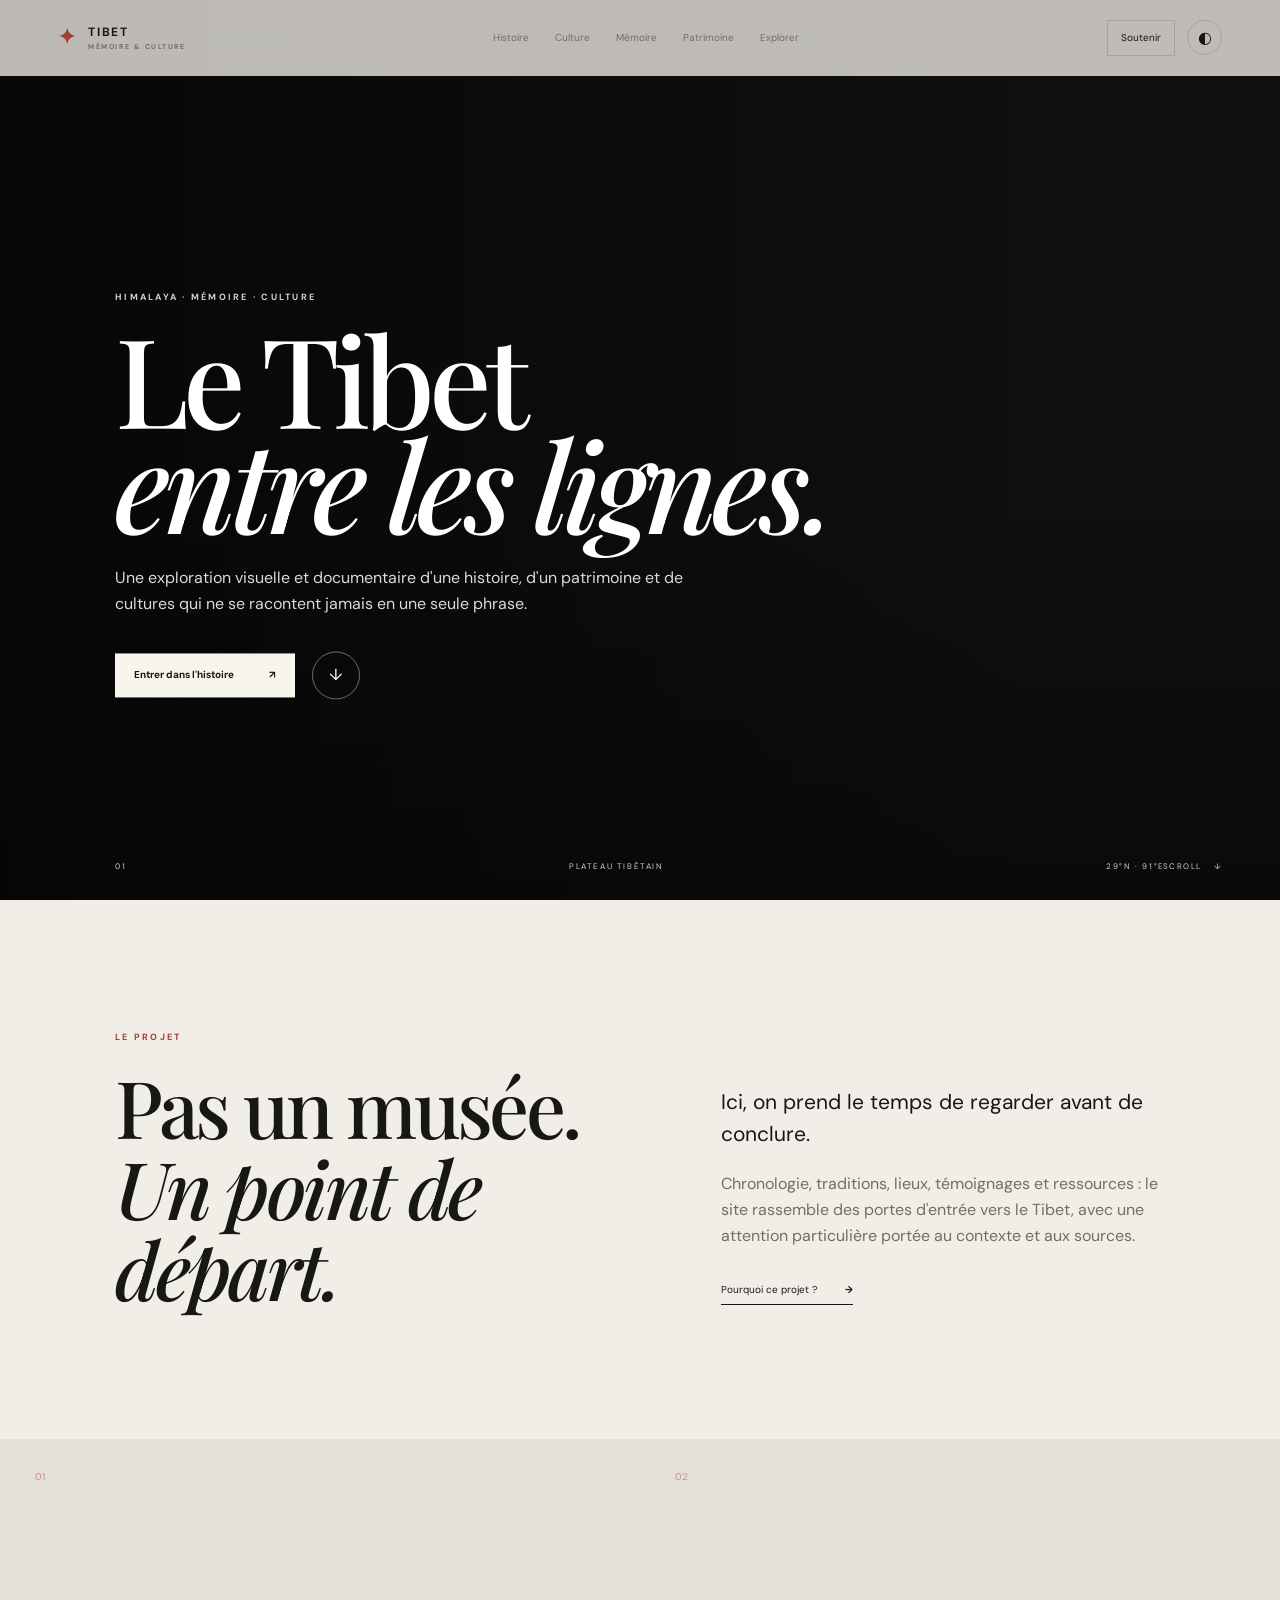
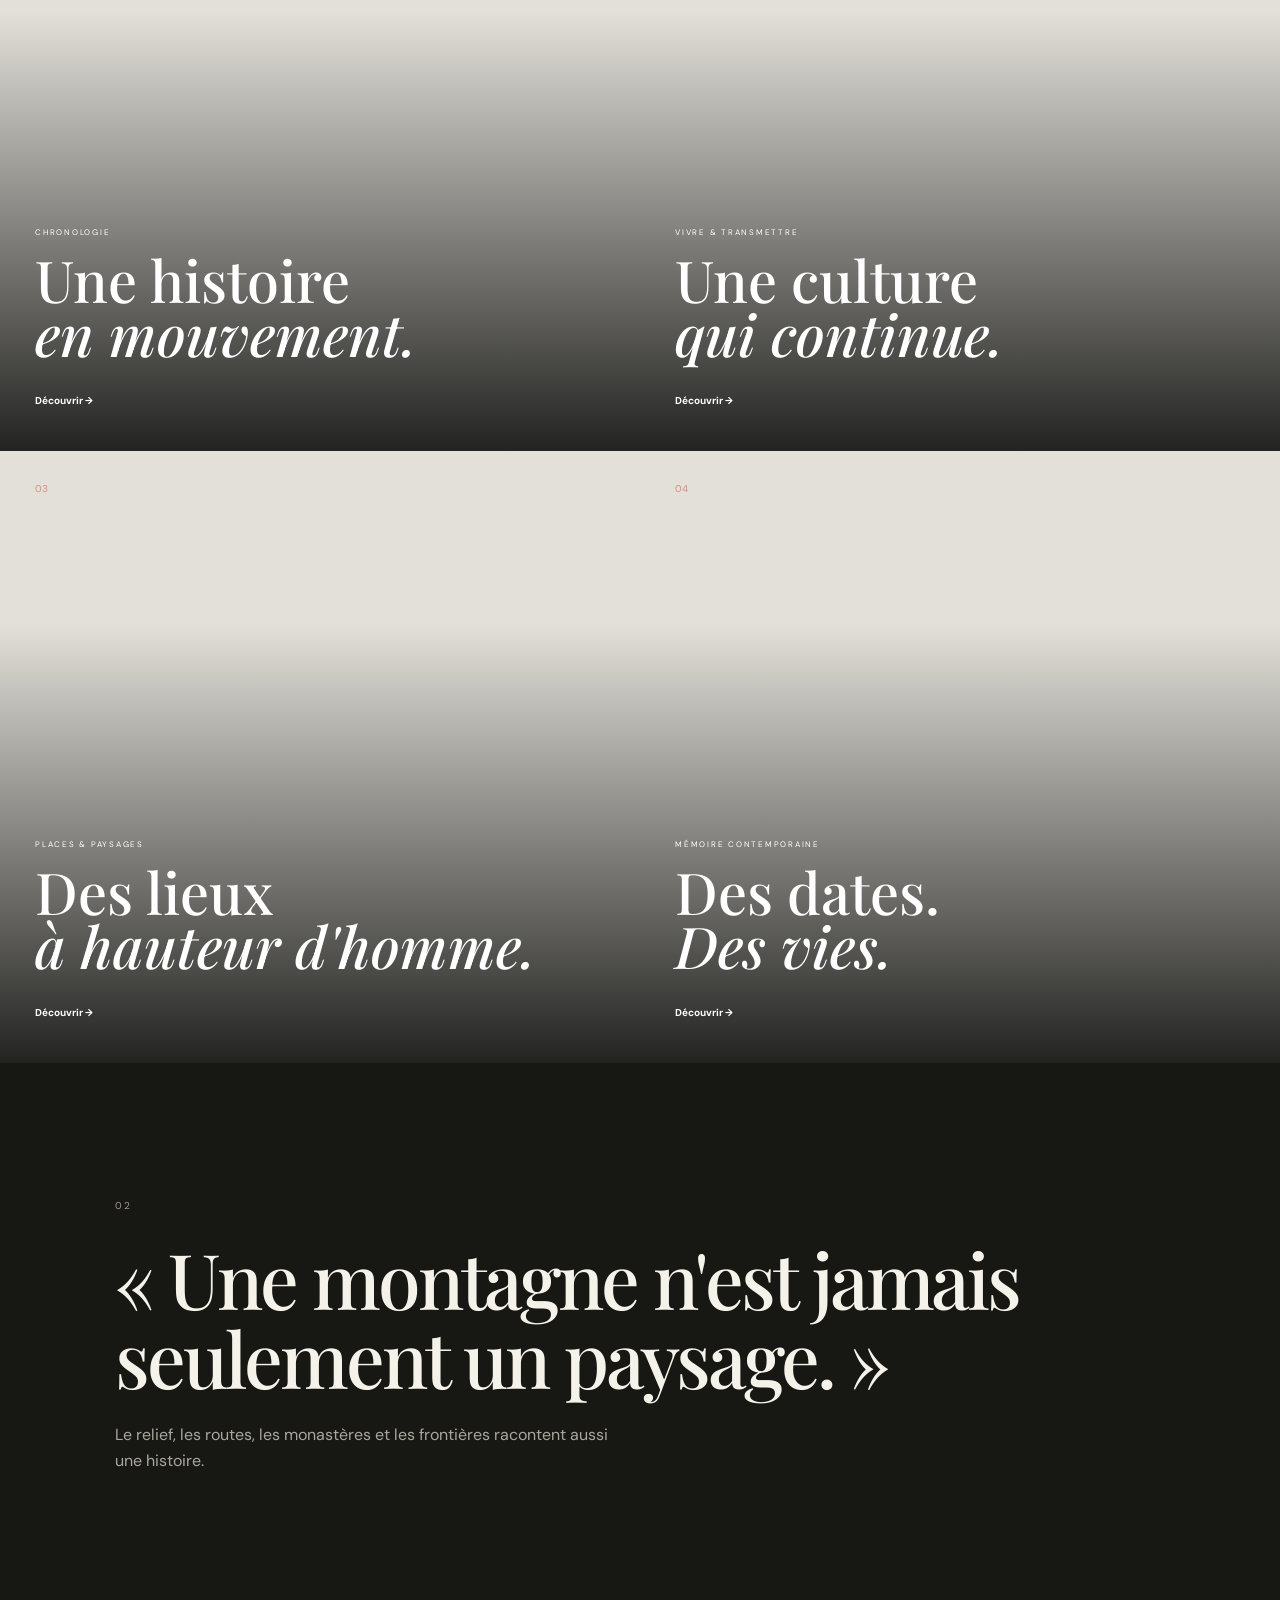
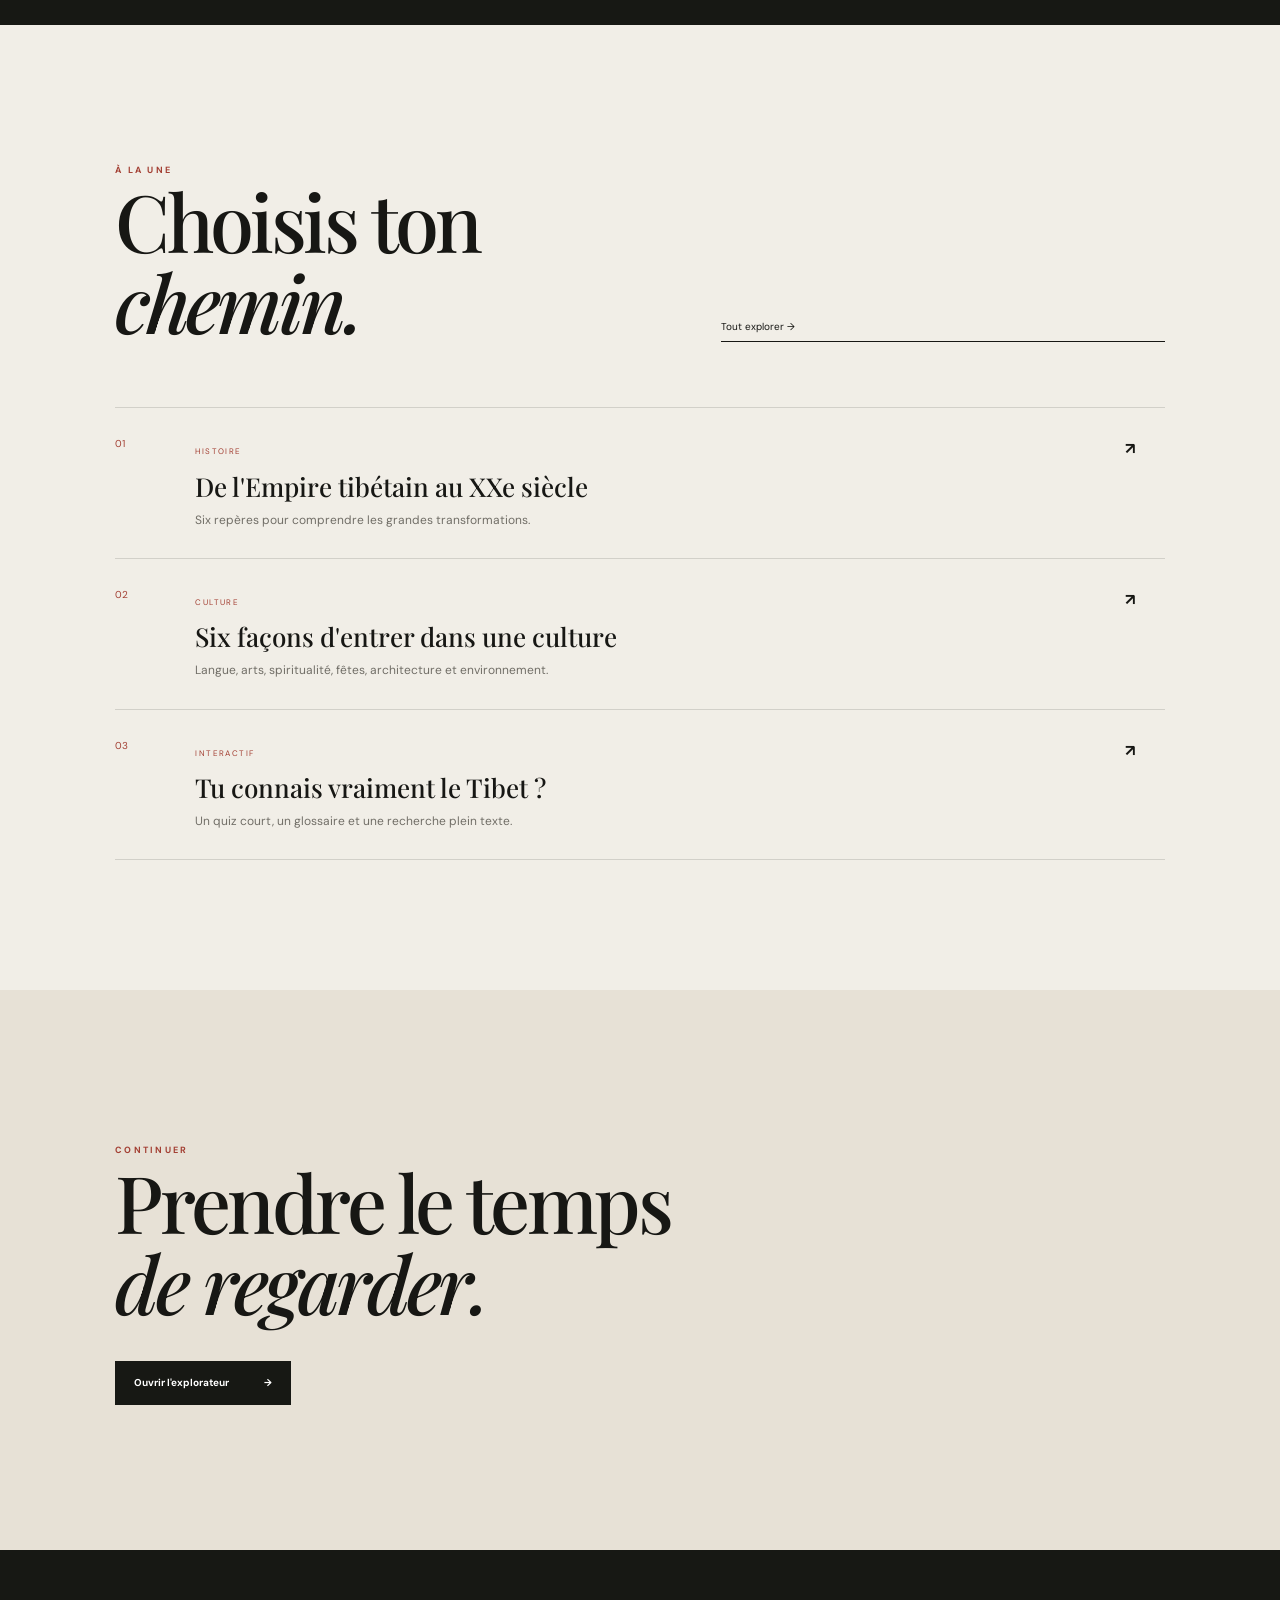
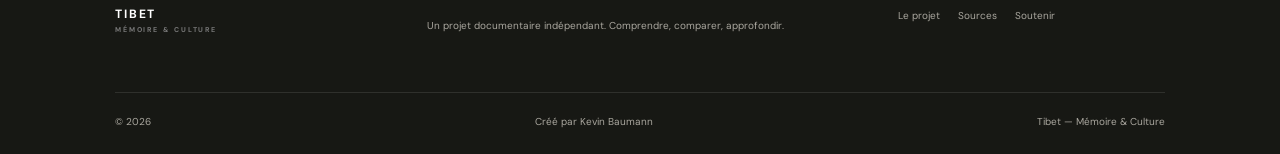
<file: index.html>
<!doctype html><html lang="fr"><head><meta charset="utf-8"><meta name="viewport" content="width=device-width,initial-scale=1"><meta name="description" content="Tibet — Mémoire & Culture. Histoire, culture, paysages et mémoire d'un monde himalayen."><link rel="icon" type="image/png" href="./favicon.png"><link rel="preconnect" href="https://fonts.googleapis.com"><link rel="preconnect" href="https://fonts.gstatic.com" crossorigin><link href="https://fonts.googleapis.com/css2?family=DM+Sans:wght@400;500;600;700&family=Playfair+Display:wght@500;600;700&display=swap" rel="stylesheet"><link rel="stylesheet" href="style.css"><title>Tibet — Mémoire & Culture</title></head><body class="home-page"><div class="cursor"></div><div class="reading"></div><header class="site-header"><a class="logo" href="index.html"><span class="logo-mark">✦</span><span>TIBET<small>MÉMOIRE & CULTURE</small></span></a><nav class="desktop-nav"><a href="histoire.html">Histoire</a><a href="culture.html">Culture</a><a href="epreuves.html">Mémoire</a><a href="patrimoine.html">Patrimoine</a><a href="explorer.html">Explorer</a></nav><div class="header-actions"><a class="support-link" href="soutenir.html">Soutenir</a><button class="theme" aria-label="Changer le thème">◐</button><button class="menu" aria-label="Menu">☰</button></div></header><div class="mobile-panel"><a href="histoire.html">Histoire</a><a href="culture.html">Culture</a><a href="epreuves.html">Mémoire</a><a href="patrimoine.html">Patrimoine</a><a href="explorer.html">Explorer</a><a href="sources.html">Sources</a><a href="soutenir.html">Soutenir</a></div>
<main><section class="hero hero-home"><div class="hero-image"></div><div class="hero-shade"></div><div class="hero-copy"><p class="kicker">HIMALAYA · MÉMOIRE · CULTURE</p><h1>Le Tibet<br><i>entre les lignes.</i></h1><p class="hero-intro">Une exploration visuelle et documentaire d'une histoire, d'un patrimoine et de cultures qui ne se racontent jamais en une seule phrase.</p><div class="hero-buttons"><a class="button light" href="histoire.html">Entrer dans l'histoire <span>↗</span></a><a class="circle-link" href="#manifeste" aria-label="Défiler">↓</a></div></div><div class="hero-caption"><span>01</span><span>PLATEAU TIBÉTAIN</span><span>29°N · 91°E</span></div><div class="hero-scroll">SCROLL <span>↓</span></div></section>
<section id="manifeste" class="manifesto section"><div class="eyebrow">LE PROJET</div><div class="manifesto-grid"><h2>Pas un musée.<br><i>Un point de départ.</i></h2><div><p class="big">Ici, on prend le temps de regarder avant de conclure.</p><p>Chronologie, traditions, lieux, témoignages et ressources : le site rassemble des portes d'entrée vers le Tibet, avec une attention particulière portée au contexte et aux sources.</p><a class="arrow-link" href="a-propos.html">Pourquoi ce projet ? <b>→</b></a></div></div></section>
<section class="chapter-grid"><a class="chapter chapter-a" href="histoire.html"><span>01</span><div><small>CHRONOLOGIE</small><h2>Une histoire<br><i>en mouvement.</i></h2><b>Découvrir →</b></div></a><a class="chapter chapter-b" href="culture.html"><span>02</span><div><small>VIVRE & TRANSMETTRE</small><h2>Une culture<br><i>qui continue.</i></h2><b>Découvrir →</b></div></a><a class="chapter chapter-c" href="patrimoine.html"><span>03</span><div><small>PLACES & PAYSAGES</small><h2>Des lieux<br><i>à hauteur d'homme.</i></h2><b>Découvrir →</b></div></a><a class="chapter chapter-d" href="epreuves.html"><span>04</span><div><small>MÉMOIRE CONTEMPORAINE</small><h2>Des dates.<br><i>Des vies.</i></h2><b>Découvrir →</b></div></a></section>
<section class="quote-band"><div class="quote-number">02</div><blockquote>« Une montagne n'est jamais seulement un paysage. »</blockquote><p>Le relief, les routes, les monastères et les frontières racontent aussi une histoire.</p></section>
<section class="latest section"><div class="section-head"><div><span class="eyebrow">À LA UNE</span><h2>Choisis ton <i>chemin.</i></h2></div><a class="arrow-link" href="explorer.html">Tout explorer →</a></div><div class="story-list"><a href="histoire.html"><span>01</span><div><small>HISTOIRE</small><h3>De l'Empire tibétain au XXe siècle</h3><p>Six repères pour comprendre les grandes transformations.</p></div><b>↗</b></a><a href="culture.html"><span>02</span><div><small>CULTURE</small><h3>Six façons d'entrer dans une culture</h3><p>Langue, arts, spiritualité, fêtes, architecture et environnement.</p></div><b>↗</b></a><a href="explorer.html"><span>03</span><div><small>INTERACTIF</small><h3>Tu connais vraiment le Tibet ?</h3><p>Un quiz court, un glossaire et une recherche plein texte.</p></div><b>↗</b></a></div></section>
<section class="closing"><div><span class="eyebrow">CONTINUER</span><h2>Prendre le temps<br><i>de regarder.</i></h2><a class="button dark" href="explorer.html">Ouvrir l'explorateur <span>→</span></a></div></section></main><footer class="footer"><div class="footer-main"><div class="footer-title">TIBET<br><small>MÉMOIRE & CULTURE</small></div><p>Un projet documentaire indépendant. Comprendre, comparer, approfondir.</p><div class="footer-links"><a href="a-propos.html">Le projet</a><a href="sources.html">Sources</a><a href="soutenir.html">Soutenir</a></div></div><div class="footer-bottom"><span>© 2026</span><span>Créé par Kevin Baumann</span><span>Tibet — Mémoire & Culture</span></div></footer><script src="script.js"></script></body></html>
</file>
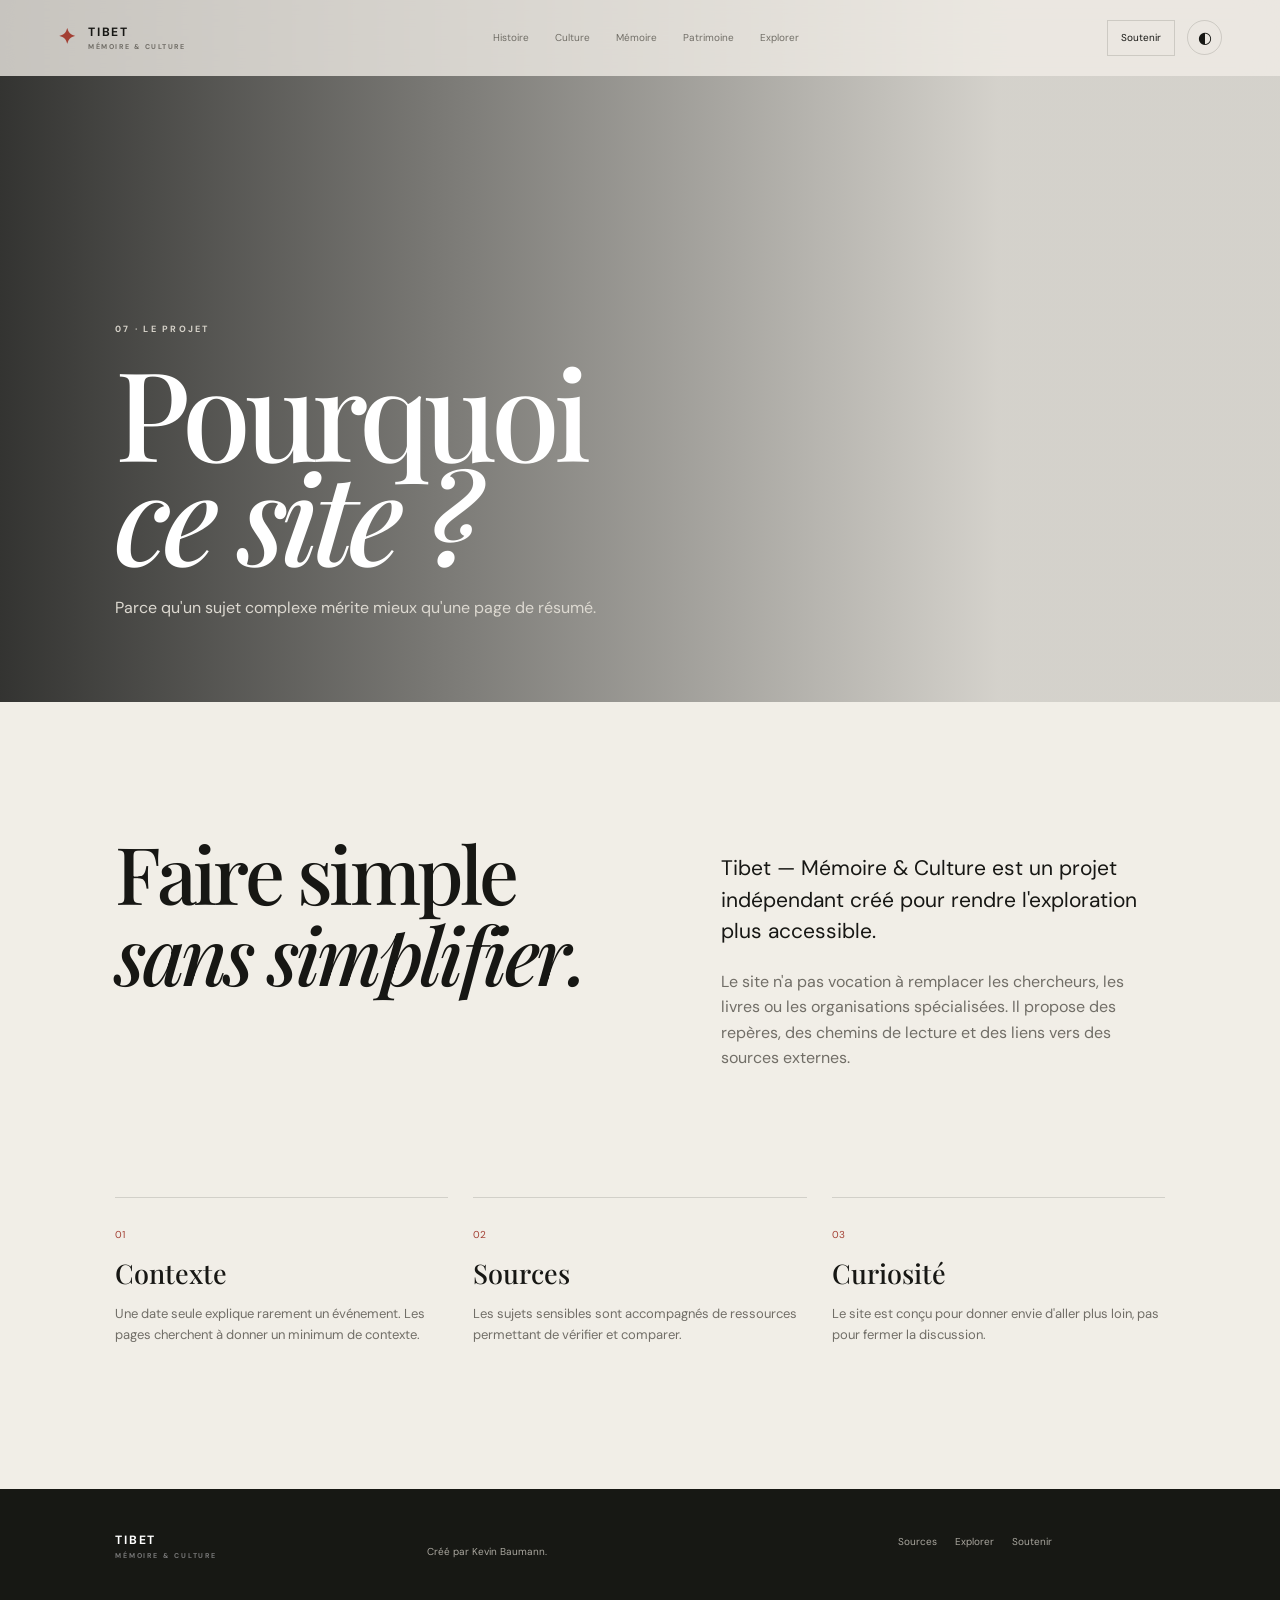
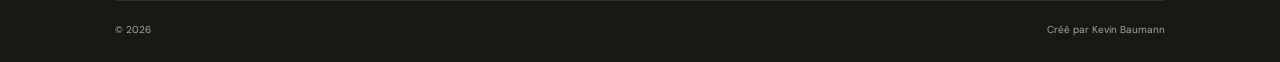
<file: a-propos.html>
<!doctype html><html lang="fr"><head><meta charset="utf-8"><meta name="viewport" content="width=device-width,initial-scale=1"><link rel="icon" href="./favicon.png"><link rel="preconnect" href="https://fonts.googleapis.com"><link rel="preconnect" href="https://fonts.gstatic.com" crossorigin><link href="https://fonts.googleapis.com/css2?family=DM+Sans:wght@400;500;600;700&display=swap" rel="stylesheet"><link href="https://fonts.googleapis.com/css2?family=Playfair+Display:wght@500;600;700&display=swap" rel="stylesheet"><link rel="stylesheet" href="style.css"><title>Le projet — Tibet</title></head><body><div class="reading"></div><header class="site-header"><a class="logo" href="index.html"><span class="logo-mark">✦</span><span>TIBET<small>MÉMOIRE & CULTURE</small></span></a><nav class="desktop-nav"><a href="histoire.html">Histoire</a><a href="culture.html">Culture</a><a href="epreuves.html">Mémoire</a><a href="patrimoine.html">Patrimoine</a><a href="explorer.html">Explorer</a></nav><div class="header-actions"><a class="support-link" href="soutenir.html">Soutenir</a><button class="theme">◐</button><button class="menu">☰</button></div></header><div class="mobile-panel"><a href="histoire.html">Histoire</a><a href="culture.html">Culture</a><a href="epreuves.html">Mémoire</a><a href="patrimoine.html">Patrimoine</a><a href="explorer.html">Explorer</a><a href="sources.html">Sources</a><a href="soutenir.html">Soutenir</a></div><main><section class="page-hero about-hero"><div><p class="kicker">07 · LE PROJET</p><h1>Pourquoi<br><i>ce site ?</i></h1><p>Parce qu'un sujet complexe mérite mieux qu'une page de résumé.</p></div></section><section class="section about-page"><div class="manifesto-grid"><h2>Faire simple<br><i>sans simplifier.</i></h2><div><p class="big">Tibet — Mémoire & Culture est un projet indépendant créé pour rendre l'exploration plus accessible.</p><p>Le site n'a pas vocation à remplacer les chercheurs, les livres ou les organisations spécialisées. Il propose des repères, des chemins de lecture et des liens vers des sources externes.</p></div></div><div class="principles"><article><span>01</span><h3>Contexte</h3><p>Une date seule explique rarement un événement. Les pages cherchent à donner un minimum de contexte.</p></article><article><span>02</span><h3>Sources</h3><p>Les sujets sensibles sont accompagnés de ressources permettant de vérifier et comparer.</p></article><article><span>03</span><h3>Curiosité</h3><p>Le site est conçu pour donner envie d'aller plus loin, pas pour fermer la discussion.</p></article></div></section></main><footer class="footer compact"><div class="footer-main"><div class="footer-title">TIBET<br><small>MÉMOIRE & CULTURE</small></div><p>Créé par Kevin Baumann.</p><div class="footer-links"><a href="sources.html">Sources</a><a href="explorer.html">Explorer</a><a href="soutenir.html">Soutenir</a></div></div><div class="footer-bottom"><span>© 2026</span><span>Créé par Kevin Baumann</span></div></footer><script src="script.js"></script></body></html>
</file>
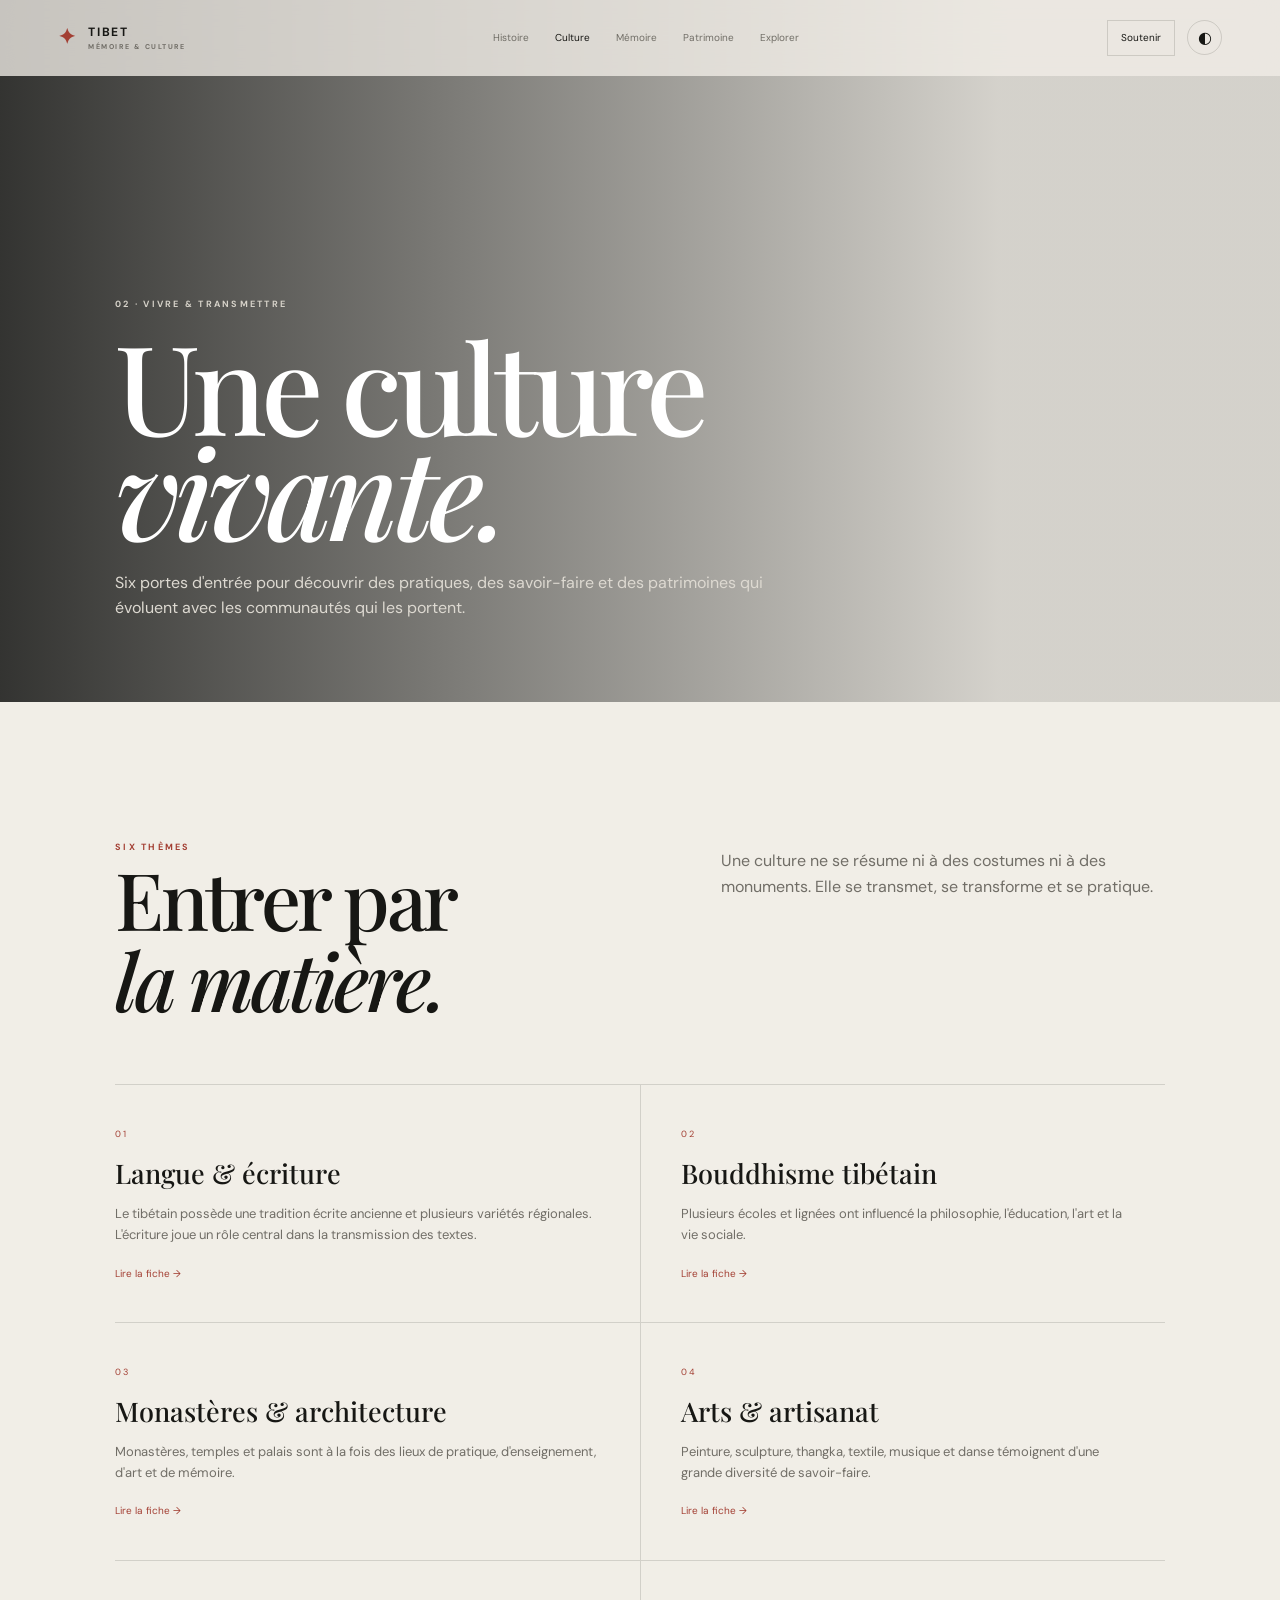
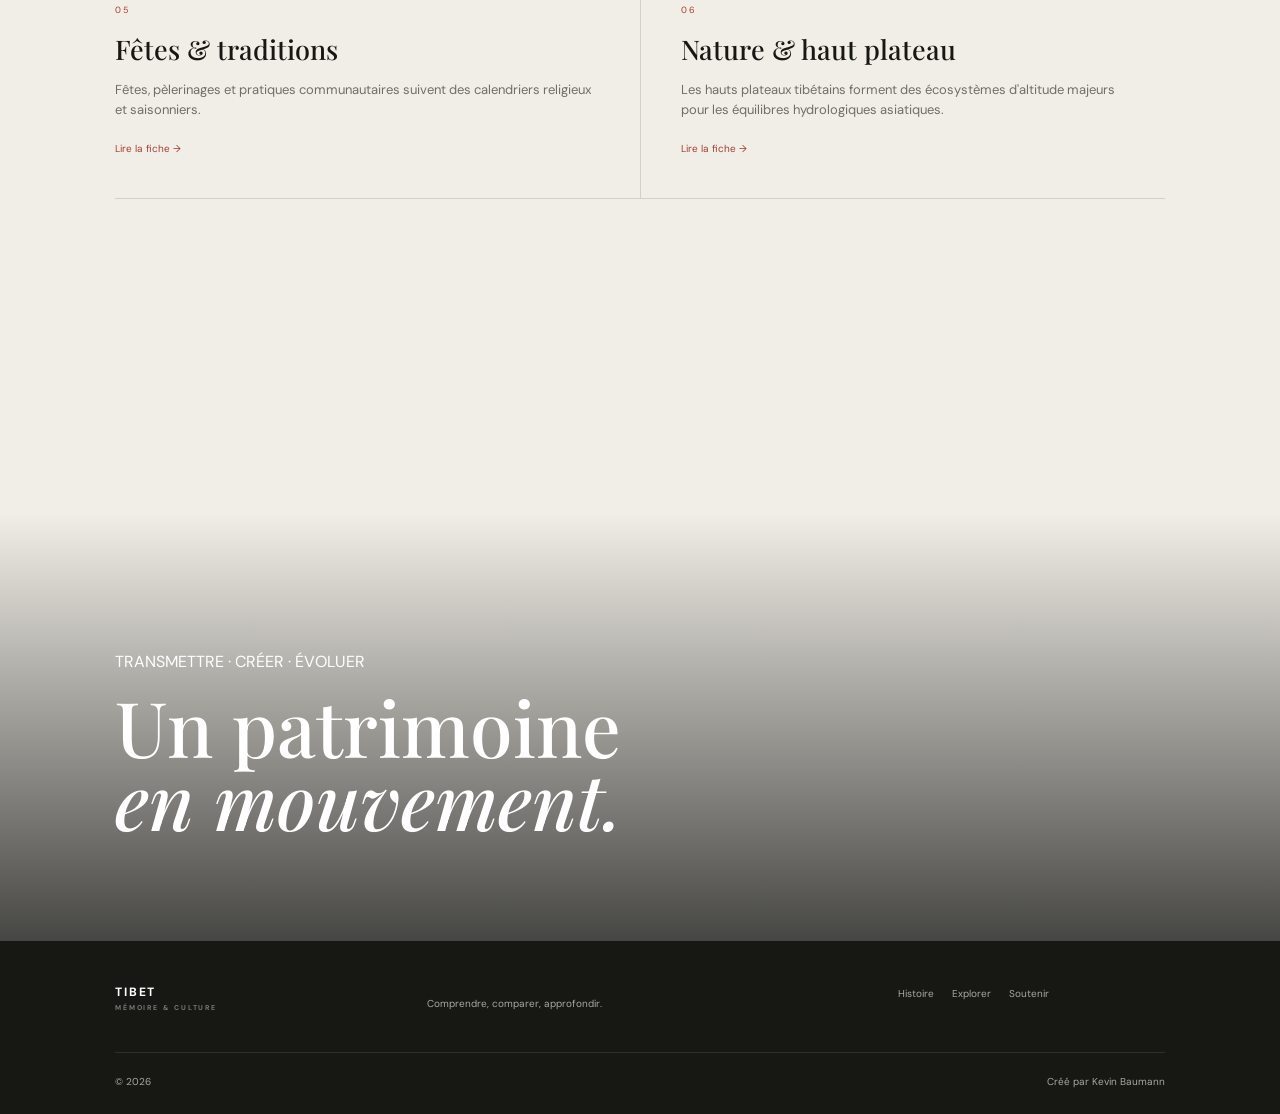
<file: culture.html>
<!doctype html><html lang="fr"><head><meta charset="utf-8"><meta name="viewport" content="width=device-width,initial-scale=1"><link rel="icon" href="./favicon.png"><link rel="preconnect" href="https://fonts.googleapis.com"><link rel="preconnect" href="https://fonts.gstatic.com" crossorigin><link href="https://fonts.googleapis.com/css2?family=DM+Sans:wght@400;500;600;700&display=swap" rel="stylesheet"><link href="https://fonts.googleapis.com/css2?family=Playfair+Display:wght@500;600;700&display=swap" rel="stylesheet"><link rel="stylesheet" href="style.css"><title>Culture — Tibet</title></head><body><div class="reading"></div><header class="site-header"><a class="logo" href="index.html"><span class="logo-mark">✦</span><span>TIBET<small>MÉMOIRE & CULTURE</small></span></a><nav class="desktop-nav"><a href="histoire.html">Histoire</a><a href="culture.html" class="active">Culture</a><a href="epreuves.html">Mémoire</a><a href="patrimoine.html">Patrimoine</a><a href="explorer.html">Explorer</a></nav><div class="header-actions"><a class="support-link" href="soutenir.html">Soutenir</a><button class="theme">◐</button><button class="menu">☰</button></div></header><div class="mobile-panel"><a href="histoire.html">Histoire</a><a href="culture.html">Culture</a><a href="epreuves.html">Mémoire</a><a href="patrimoine.html">Patrimoine</a><a href="explorer.html">Explorer</a><a href="sources.html">Sources</a><a href="soutenir.html">Soutenir</a></div><main><section class="page-hero culture"><div><p class="kicker">02 · VIVRE & TRANSMETTRE</p><h1>Une culture<br><i>vivante.</i></h1><p>Six portes d'entrée pour découvrir des pratiques, des savoir-faire et des patrimoines qui évoluent avec les communautés qui les portent.</p></div></section><section class="section culture-page"><div class="section-head"><div><span class="eyebrow">SIX THÈMES</span><h2>Entrer par<br><i>la matière.</i></h2></div><p class="side-intro">Une culture ne se résume ni à des costumes ni à des monuments. Elle se transmet, se transforme et se pratique.</p></div><div class="culture-cards"><article><span>01</span><h3>Langue & écriture</h3><p>Le tibétain possède une tradition écrite ancienne et plusieurs variétés régionales. L'écriture joue un rôle central dans la transmission des textes.</p><button class="open-card" data-title="Langue & écriture" data-text="Le tibétain possède une longue tradition écrite. Les variétés parlées diffèrent selon les régions, tandis que l'écriture a servi à transmettre des textes religieux, littéraires et administratifs.">Lire la fiche →</button></article><article><span>02</span><h3>Bouddhisme tibétain</h3><p>Plusieurs écoles et lignées ont influencé la philosophie, l'éducation, l'art et la vie sociale.</p><button class="open-card" data-title="Bouddhisme tibétain" data-text="Le bouddhisme tibétain comprend plusieurs écoles et lignées. Sa transmission associe enseignement, pratiques, commentaires et traditions monastiques et laïques.">Lire la fiche →</button></article><article><span>03</span><h3>Monastères & architecture</h3><p>Monastères, temples et palais sont à la fois des lieux de pratique, d'enseignement, d'art et de mémoire.</p><button class="open-card" data-title="Monastères & architecture" data-text="Les ensembles monastiques ont historiquement réuni pratique religieuse, enseignement, production artistique et conservation des textes. Leur architecture varie selon les régions.">Lire la fiche →</button></article><article><span>04</span><h3>Arts & artisanat</h3><p>Peinture, sculpture, thangka, textile, musique et danse témoignent d'une grande diversité de savoir-faire.</p><button class="open-card" data-title="Arts & artisanat" data-text="Les arts tibétains comprennent notamment peinture religieuse, sculpture, textile, musique et danse. Les styles et usages varient selon les traditions et les régions.">Lire la fiche →</button></article><article><span>05</span><h3>Fêtes & traditions</h3><p>Fêtes, pèlerinages et pratiques communautaires suivent des calendriers religieux et saisonniers.</p><button class="open-card" data-title="Fêtes & traditions" data-text="Les pratiques festives et les pèlerinages associent souvent dimensions religieuses, communautaires et saisonnières. Elles varient selon les régions et les communautés.">Lire la fiche →</button></article><article><span>06</span><h3>Nature & haut plateau</h3><p>Les hauts plateaux tibétains forment des écosystèmes d'altitude majeurs pour les équilibres hydrologiques asiatiques.</p><button class="open-card" data-title="Nature & haut plateau" data-text="Le plateau tibétain comprend de vastes écosystèmes d'altitude et alimente plusieurs grands bassins fluviaux asiatiques. Il est au cœur de nombreuses recherches climatiques et hydrologiques.">Lire la fiche →</button></article></div></section><section class="full-image culture-image"><div><span>TRANSMETTRE · CRÉER · ÉVOLUER</span><h2>Un patrimoine<br><i>en mouvement.</i></h2></div></section></main><div class="modal" id="modal"><div class="modal-inner"><button class="modal-close">×</button><span class="eyebrow">FICHE</span><h2 id="modalTitle"></h2><p id="modalText"></p></div></div><footer class="footer compact"><div class="footer-main"><div class="footer-title">TIBET<br><small>MÉMOIRE & CULTURE</small></div><p>Comprendre, comparer, approfondir.</p><div class="footer-links"><a href="histoire.html">Histoire</a><a href="explorer.html">Explorer</a><a href="soutenir.html">Soutenir</a></div></div><div class="footer-bottom"><span>© 2026</span><span>Créé par Kevin Baumann</span></div></footer><script src="script.js"></script></body></html>
</file>
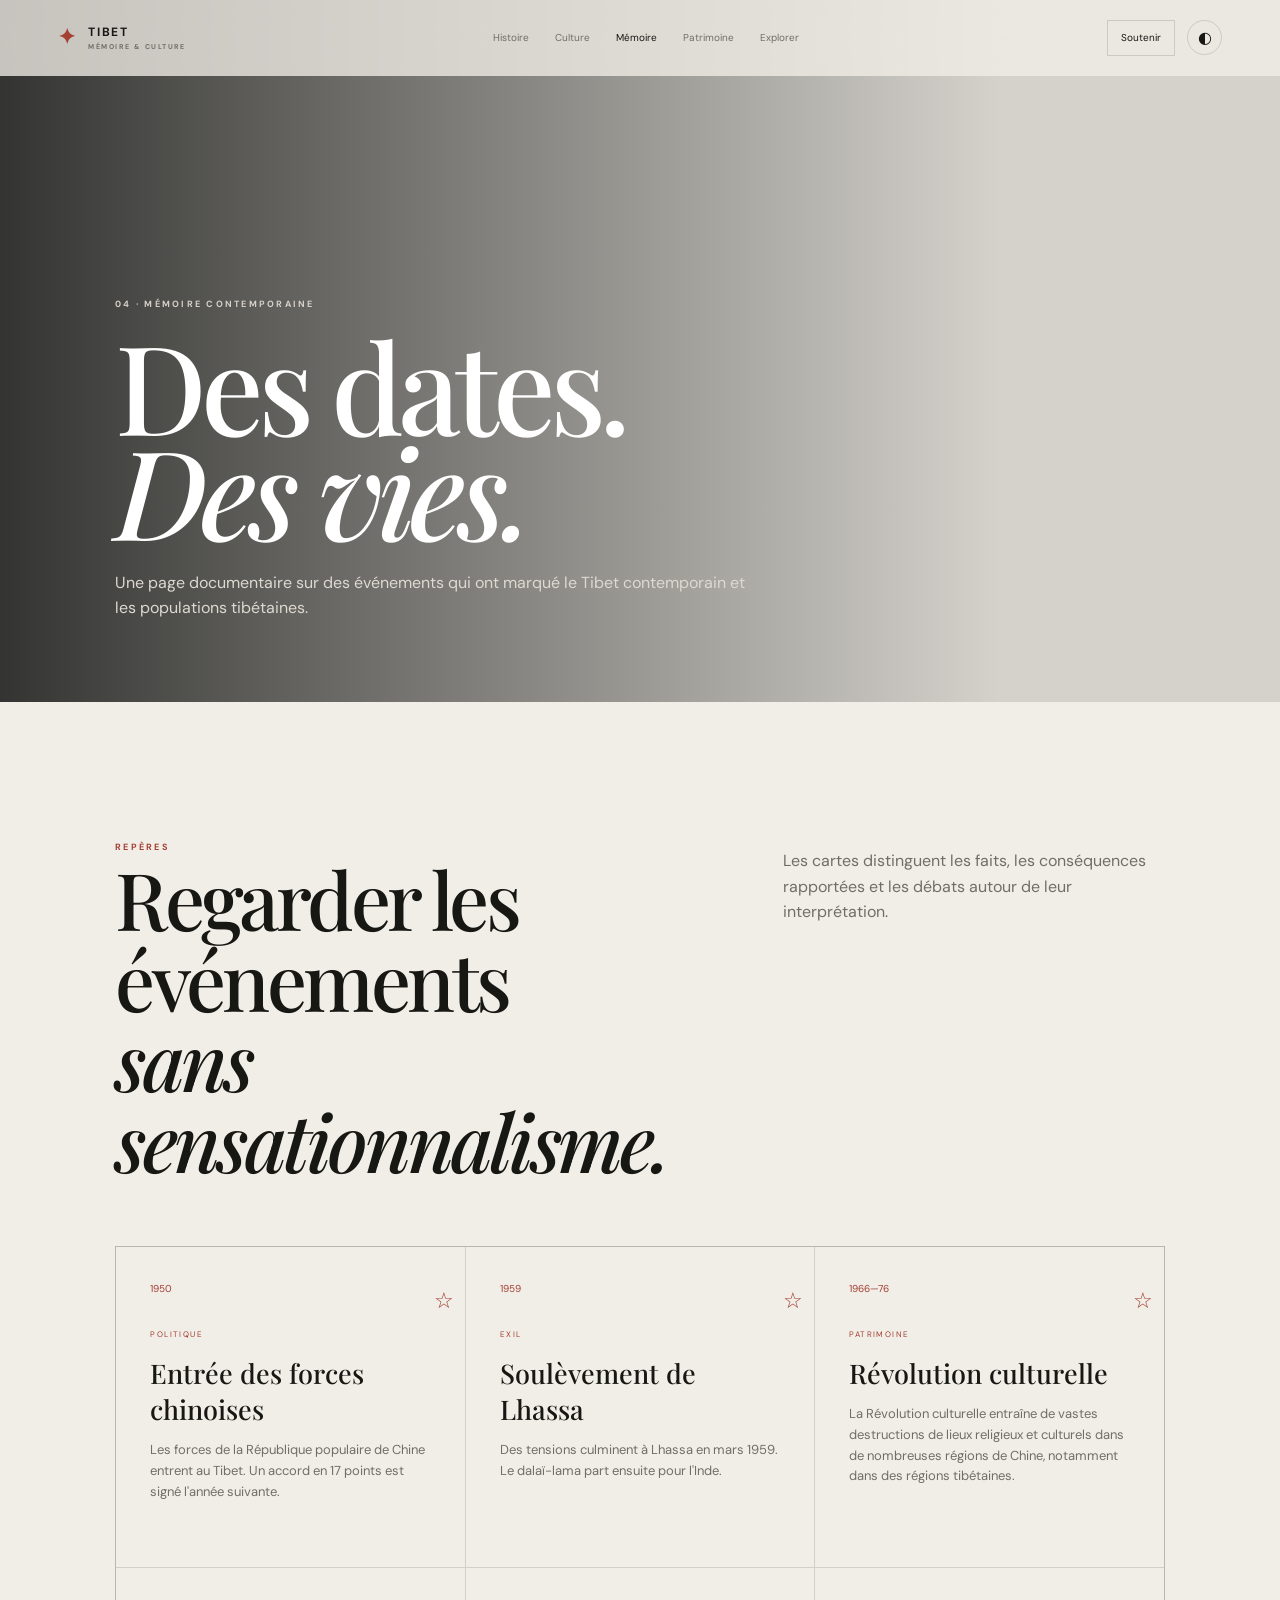
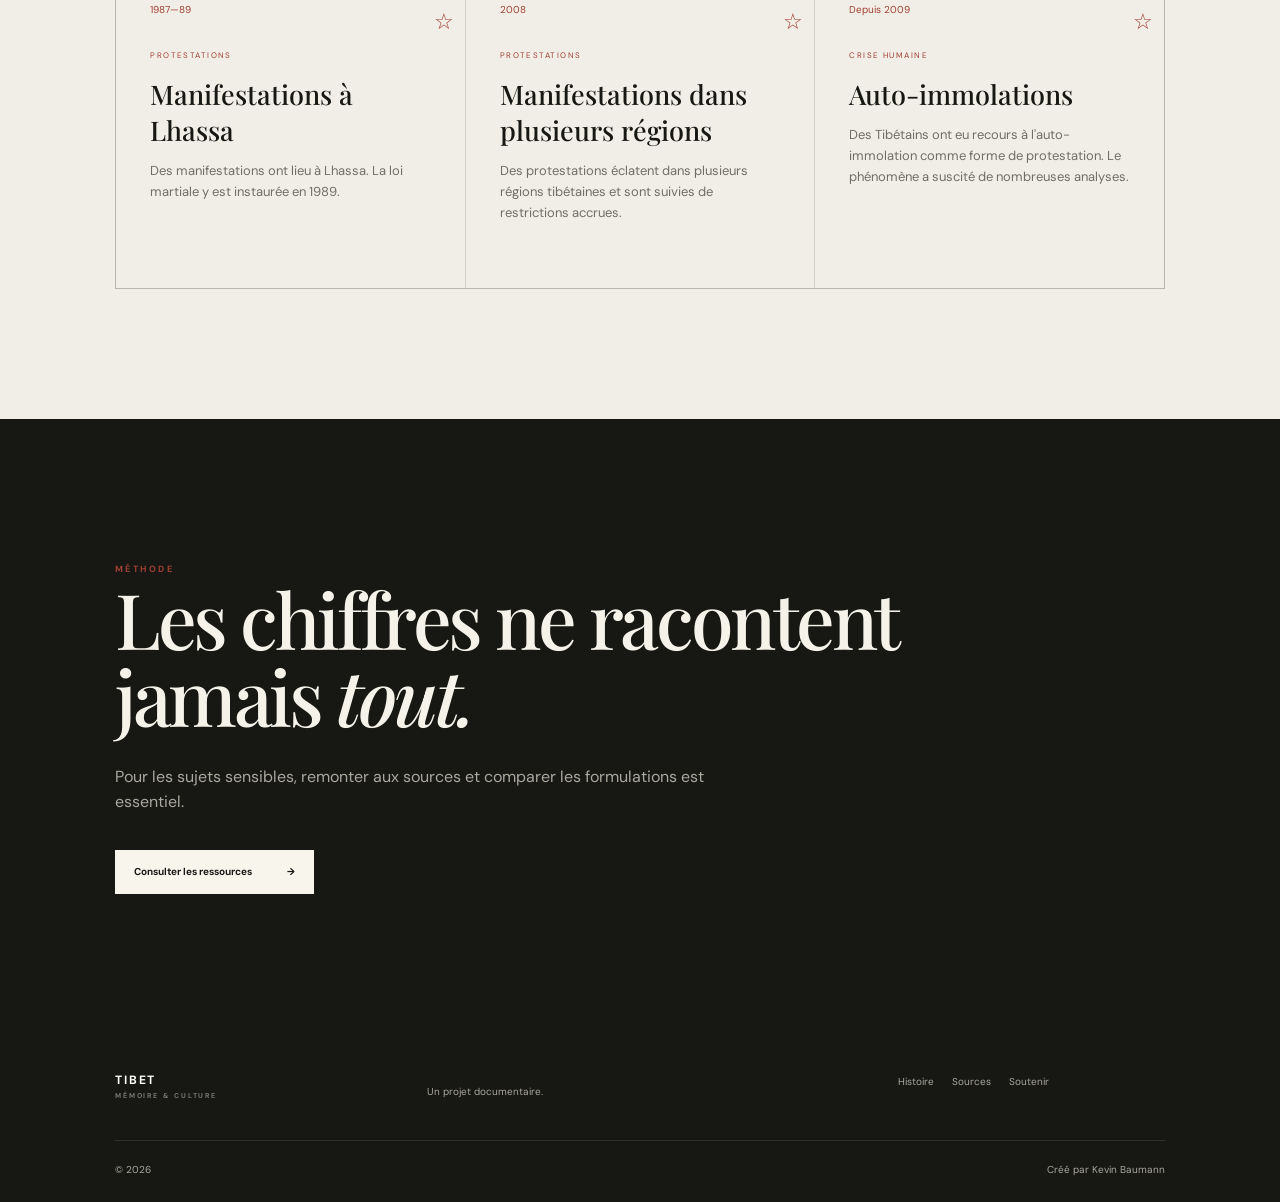
<file: epreuves.html>
<!doctype html><html lang="fr"><head><meta charset="utf-8"><meta name="viewport" content="width=device-width,initial-scale=1"><link rel="icon" href="./favicon.png"><link rel="preconnect" href="https://fonts.googleapis.com"><link rel="preconnect" href="https://fonts.gstatic.com" crossorigin><link href="https://fonts.googleapis.com/css2?family=DM+Sans:wght@400;500;600;700&family=Playfair+Display:wght@500;600;700&display=swap" rel="stylesheet"><link rel="stylesheet" href="style.css"><title>Mémoire — Tibet</title></head><body><div class="reading"></div><header class="site-header"><a class="logo" href="index.html"><span class="logo-mark">✦</span><span>TIBET<small>MÉMOIRE & CULTURE</small></span></a><nav class="desktop-nav"><a href="histoire.html">Histoire</a><a href="culture.html">Culture</a><a href="epreuves.html" class="active">Mémoire</a><a href="patrimoine.html">Patrimoine</a><a href="explorer.html">Explorer</a></nav><div class="header-actions"><a class="support-link" href="soutenir.html">Soutenir</a><button class="theme">◐</button><button class="menu">☰</button></div></header><div class="mobile-panel"><a href="histoire.html">Histoire</a><a href="culture.html">Culture</a><a href="epreuves.html">Mémoire</a><a href="patrimoine.html">Patrimoine</a><a href="explorer.html">Explorer</a><a href="sources.html">Sources</a><a href="soutenir.html">Soutenir</a></div><main><section class="page-hero memory"><div><p class="kicker">04 · MÉMOIRE CONTEMPORAINE</p><h1>Des dates.<br><i>Des vies.</i></h1><p>Une page documentaire sur des événements qui ont marqué le Tibet contemporain et les populations tibétaines.</p></div></section><section class="section memory-page"><div class="section-head"><div><span class="eyebrow">REPÈRES</span><h2>Regarder les événements<br><i>sans sensationnalisme.</i></h2></div><p class="side-intro">Les cartes distinguent les faits, les conséquences rapportées et les débats autour de leur interprétation.</p></div><div class="memory-grid"><article><time>1950</time><span class="mini">POLITIQUE</span><h3>Entrée des forces chinoises</h3><p>Les forces de la République populaire de Chine entrent au Tibet. Un accord en 17 points est signé l'année suivante.</p><button class="favorite" data-fav="Entrée des forces chinoises">☆</button></article><article><time>1959</time><span class="mini">EXIL</span><h3>Soulèvement de Lhassa</h3><p>Des tensions culminent à Lhassa en mars 1959. Le dalaï-lama part ensuite pour l'Inde.</p><button class="favorite" data-fav="Soulèvement de Lhassa">☆</button></article><article><time>1966—76</time><span class="mini">PATRIMOINE</span><h3>Révolution culturelle</h3><p>La Révolution culturelle entraîne de vastes destructions de lieux religieux et culturels dans de nombreuses régions de Chine, notamment dans des régions tibétaines.</p><button class="favorite" data-fav="Révolution culturelle">☆</button></article><article><time>1987—89</time><span class="mini">PROTESTATIONS</span><h3>Manifestations à Lhassa</h3><p>Des manifestations ont lieu à Lhassa. La loi martiale y est instaurée en 1989.</p><button class="favorite" data-fav="Manifestations à Lhassa">☆</button></article><article><time>2008</time><span class="mini">PROTESTATIONS</span><h3>Manifestations dans plusieurs régions</h3><p>Des protestations éclatent dans plusieurs régions tibétaines et sont suivies de restrictions accrues.</p><button class="favorite" data-fav="Manifestations de 2008">☆</button></article><article><time>Depuis 2009</time><span class="mini">CRISE HUMAINE</span><h3>Auto-immolations</h3><p>Des Tibétains ont eu recours à l'auto-immolation comme forme de protestation. Le phénomène a suscité de nombreuses analyses.</p><button class="favorite" data-fav="Auto-immolations">☆</button></article></div></section><section class="dark-panel"><div><span class="eyebrow">MÉTHODE</span><h2>Les chiffres ne racontent<br>jamais <i>tout.</i></h2><p>Pour les sujets sensibles, remonter aux sources et comparer les formulations est essentiel.</p><a class="button light" href="sources.html">Consulter les ressources <span>→</span></a></div></section></main><footer class="footer compact"><div class="footer-main"><div class="footer-title">TIBET<br><small>MÉMOIRE & CULTURE</small></div><p>Un projet documentaire.</p><div class="footer-links"><a href="histoire.html">Histoire</a><a href="sources.html">Sources</a><a href="soutenir.html">Soutenir</a></div></div><div class="footer-bottom"><span>© 2026</span><span>Créé par Kevin Baumann</span></div></footer><script src="script.js"></script></body></html>
</file>
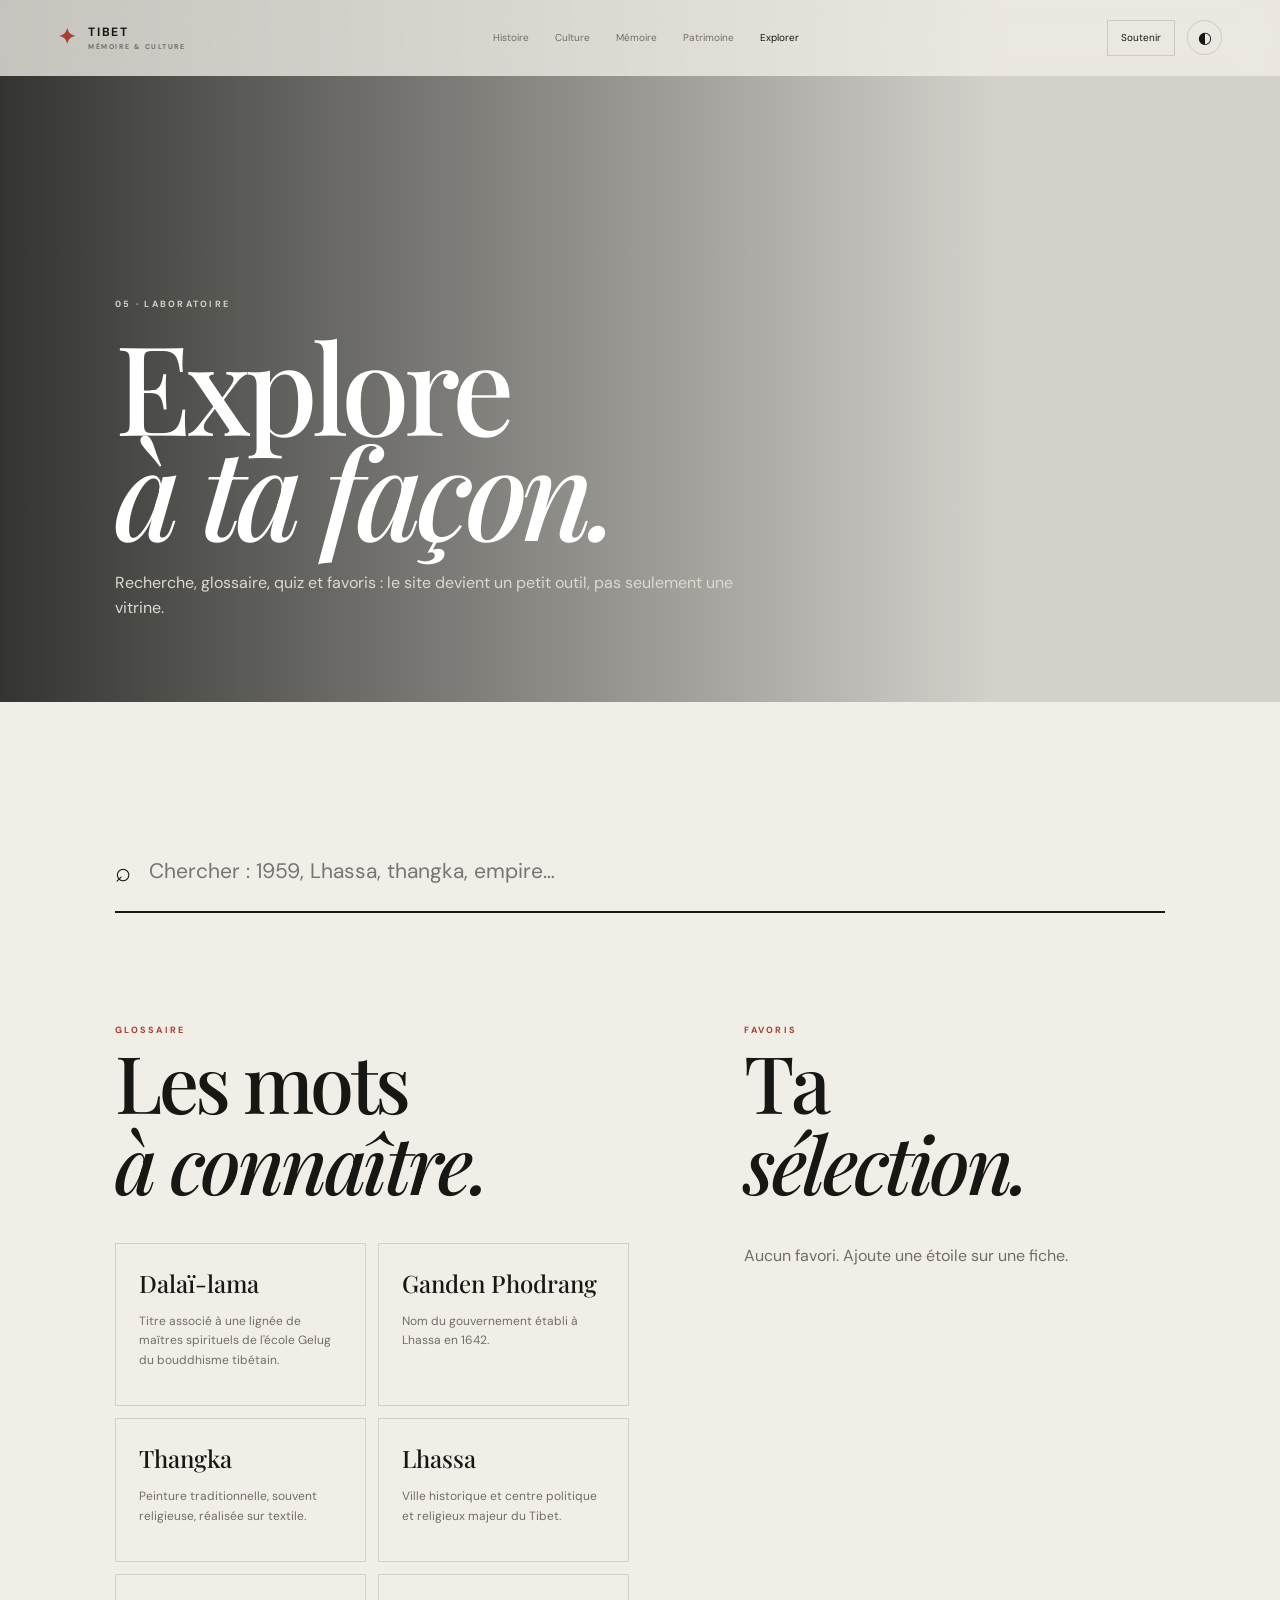
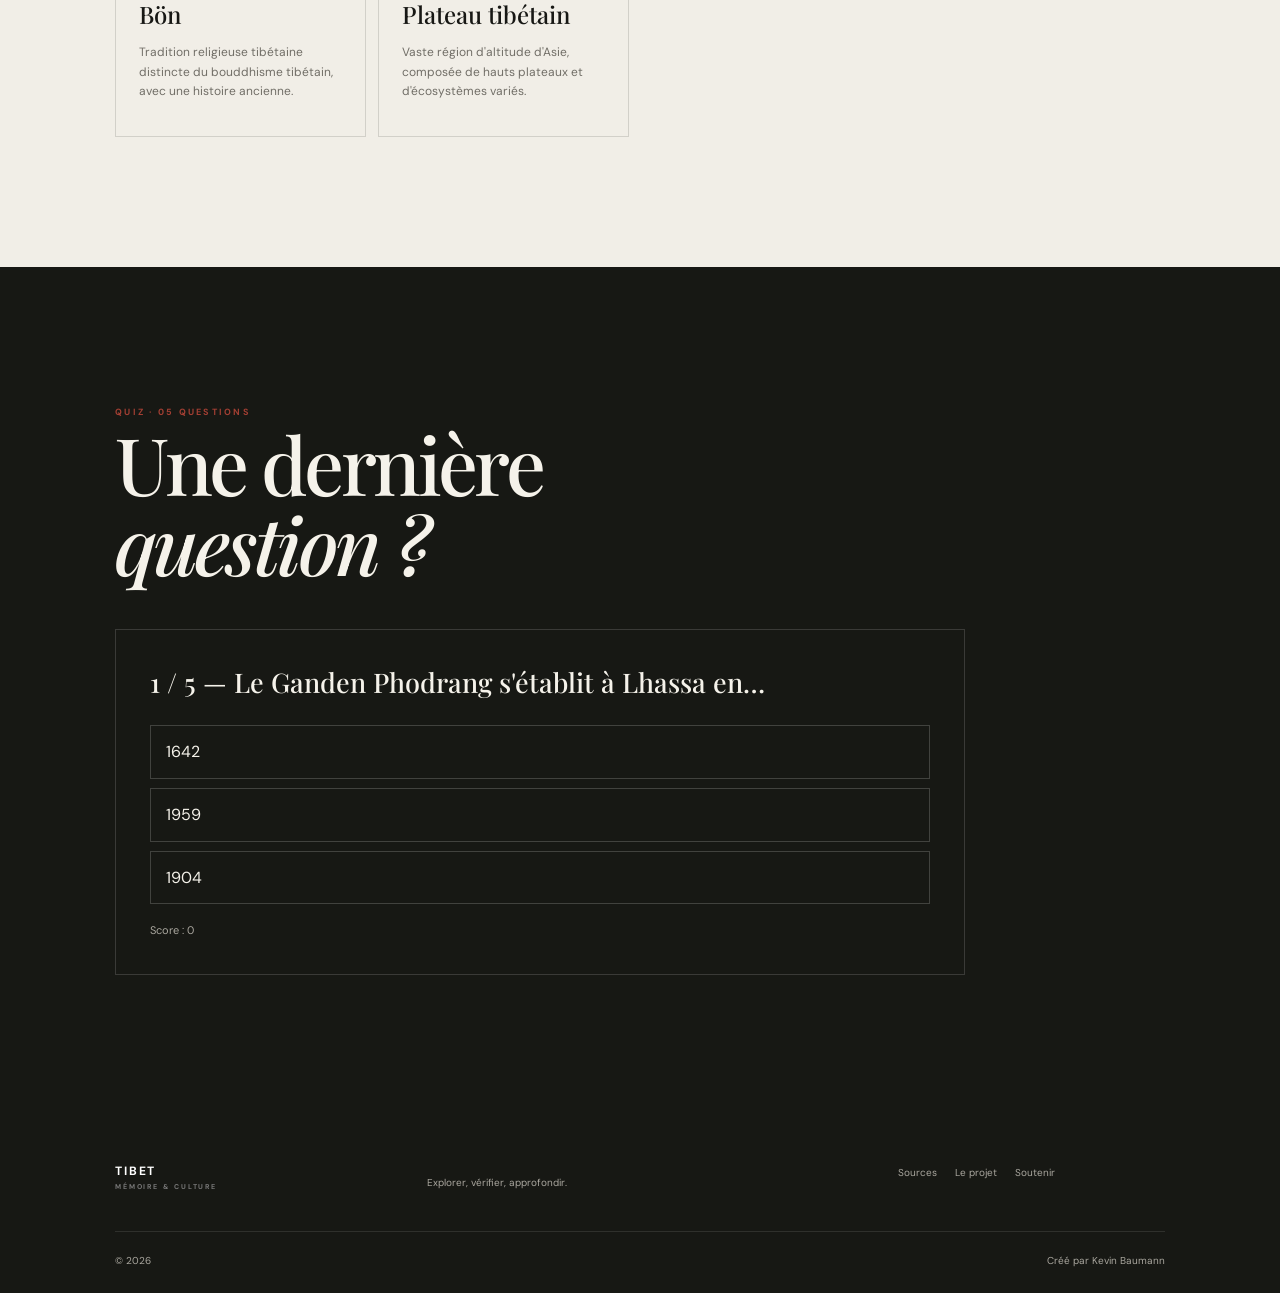
<file: explorer.html>
<!doctype html><html lang="fr"><head><meta charset="utf-8"><meta name="viewport" content="width=device-width,initial-scale=1"><link rel="icon" href="./favicon.png"><link rel="preconnect" href="https://fonts.googleapis.com"><link rel="preconnect" href="https://fonts.gstatic.com" crossorigin><link href="https://fonts.googleapis.com/css2?family=DM+Sans:wght@400;500;600;700&display=swap" rel="stylesheet"><link href="https://fonts.googleapis.com/css2?family=Playfair+Display:wght@500;600;700&display=swap" rel="stylesheet"><link rel="stylesheet" href="style.css"><title>Explorer — Tibet</title></head><body><div class="reading"></div><header class="site-header"><a class="logo" href="index.html"><span class="logo-mark">✦</span><span>TIBET<small>MÉMOIRE & CULTURE</small></span></a><nav class="desktop-nav"><a href="histoire.html">Histoire</a><a href="culture.html">Culture</a><a href="epreuves.html">Mémoire</a><a href="patrimoine.html">Patrimoine</a><a href="explorer.html" class="active">Explorer</a></nav><div class="header-actions"><a class="support-link" href="soutenir.html">Soutenir</a><button class="theme">◐</button><button class="menu">☰</button></div></header><div class="mobile-panel"><a href="histoire.html">Histoire</a><a href="culture.html">Culture</a><a href="epreuves.html">Mémoire</a><a href="patrimoine.html">Patrimoine</a><a href="explorer.html">Explorer</a><a href="sources.html">Sources</a><a href="soutenir.html">Soutenir</a></div><main><section class="page-hero explorer-hero"><div><p class="kicker">05 · LABORATOIRE</p><h1>Explore<br><i>à ta façon.</i></h1><p>Recherche, glossaire, quiz et favoris : le site devient un petit outil, pas seulement une vitrine.</p></div></section><section class="section explorer-page"><div class="search-hero"><span>⌕</span><input id="search" type="search" placeholder="Chercher : 1959, Lhassa, thangka, empire…"></div><div id="results" class="results"></div><div class="explore-columns"><div><span class="eyebrow">GLOSSAIRE</span><h2>Les mots<br><i>à connaître.</i></h2><div id="glossary" class="glossary"></div></div><div><span class="eyebrow">FAVORIS</span><h2>Ta<br><i>sélection.</i></h2><div id="favorites" class="favorites"></div></div></div></section><section class="quiz-section"><div class="section quiz-inner"><span class="eyebrow">QUIZ · 05 QUESTIONS</span><h2>Une dernière<br><i>question ?</i></h2><div id="quiz"></div></div></section></main><footer class="footer compact"><div class="footer-main"><div class="footer-title">TIBET<br><small>MÉMOIRE & CULTURE</small></div><p>Explorer, vérifier, approfondir.</p><div class="footer-links"><a href="sources.html">Sources</a><a href="a-propos.html">Le projet</a><a href="soutenir.html">Soutenir</a></div></div><div class="footer-bottom"><span>© 2026</span><span>Créé par Kevin Baumann</span></div></footer><script src="script.js"></script></body></html>
</file>
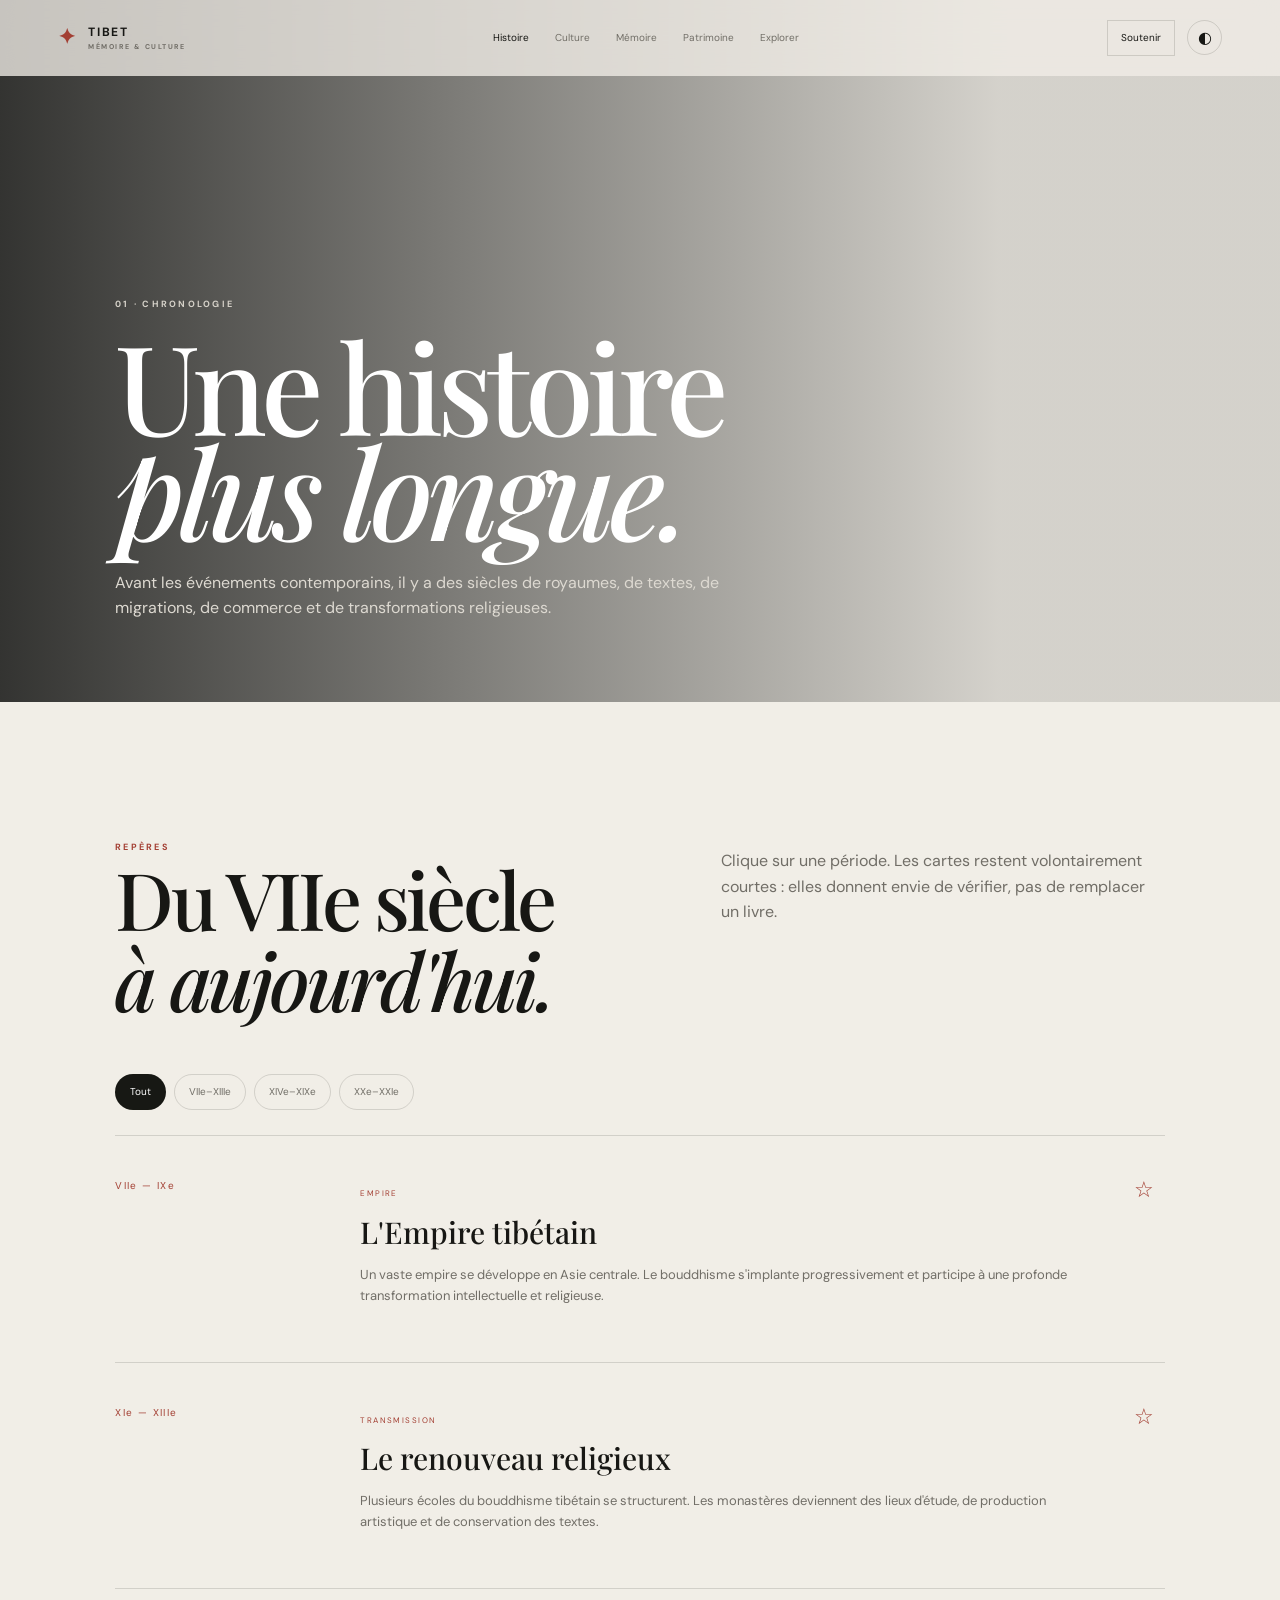
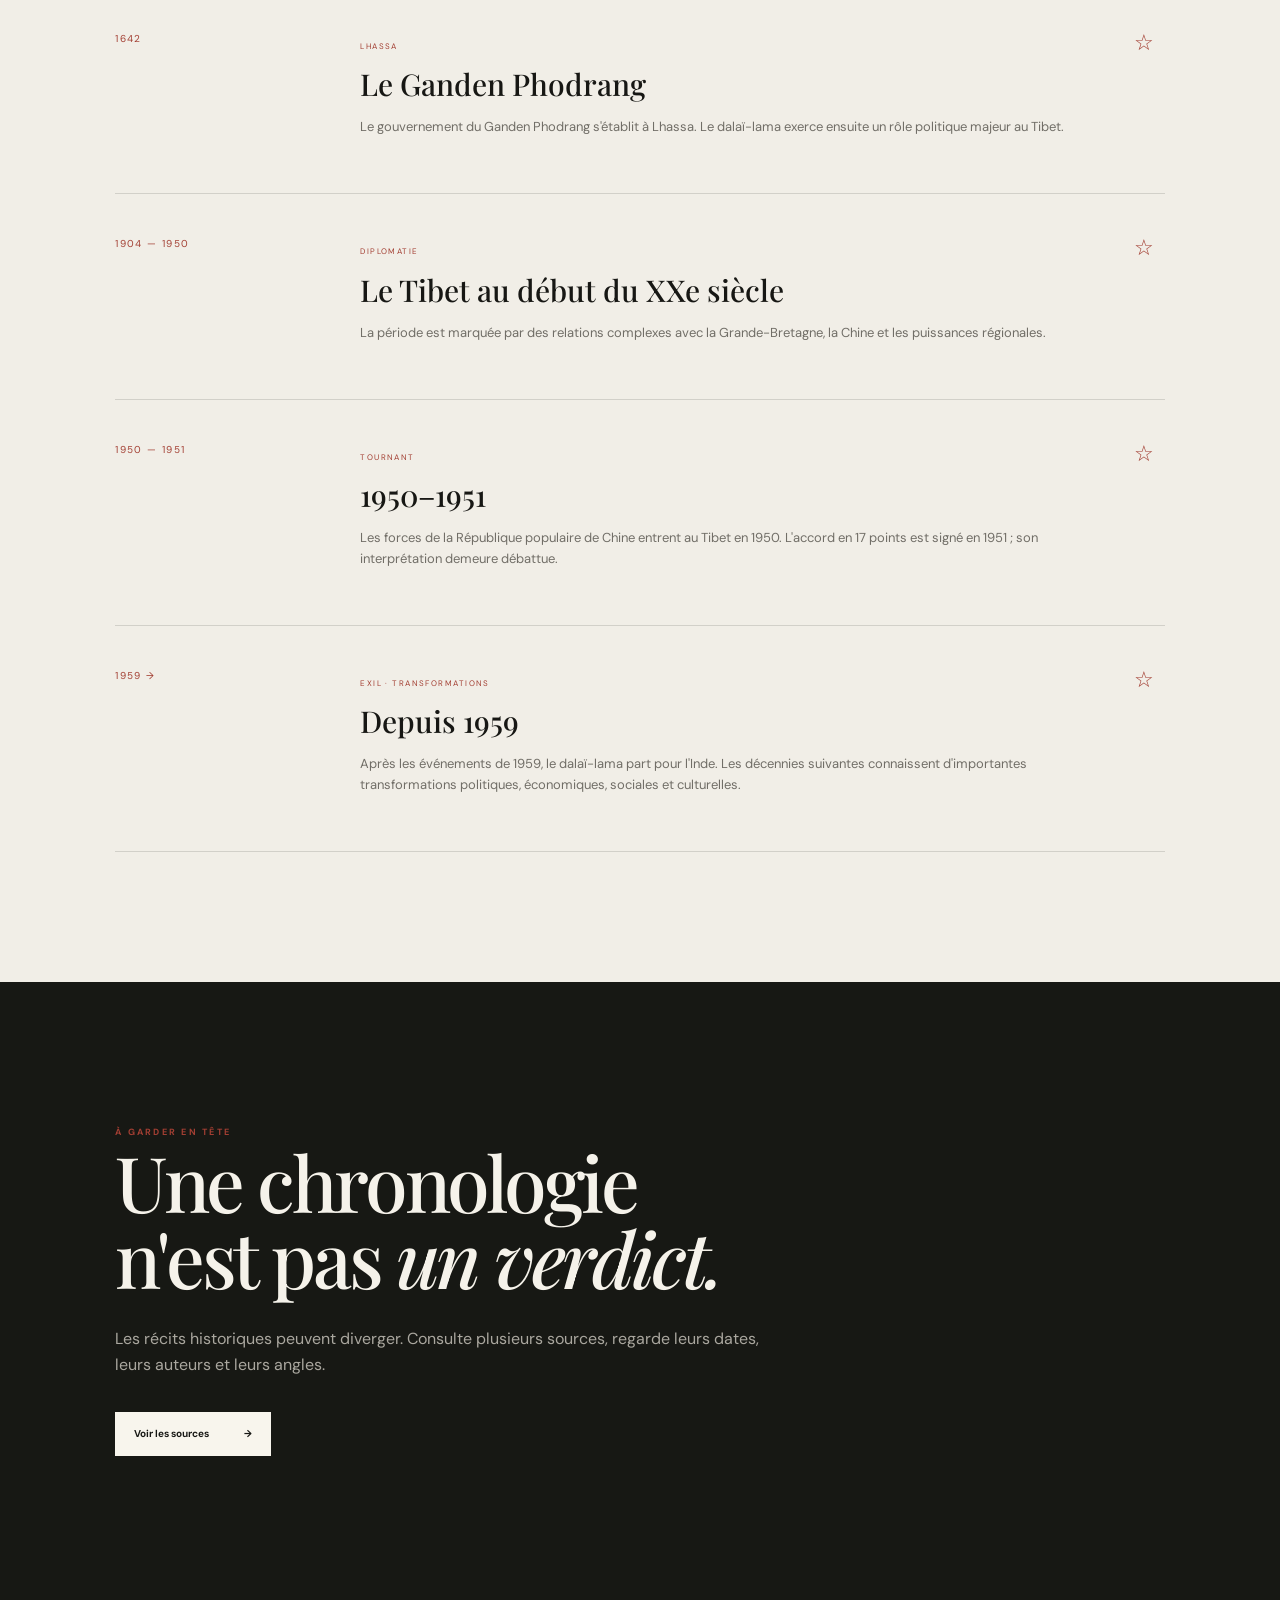
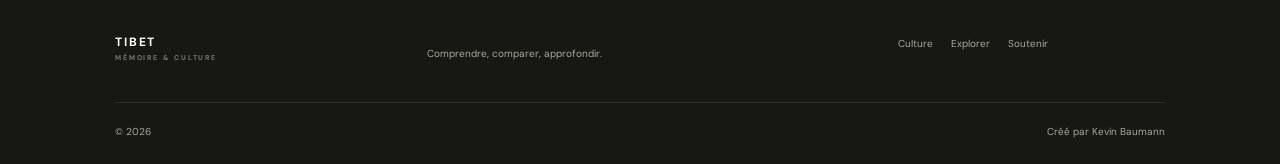
<file: histoire.html>
<!doctype html><html lang="fr"><head><meta charset="utf-8"><meta name="viewport" content="width=device-width,initial-scale=1"><meta name="description" content="Une chronologie du Tibet, des empires aux transformations contemporaines."><link rel="icon" href="./favicon.png"><link rel="preconnect" href="https://fonts.googleapis.com"><link rel="preconnect" href="https://fonts.gstatic.com" crossorigin><link href="https://fonts.googleapis.com/css2?family=DM+Sans:wght@400;500;600;700&family=Playfair+Display:wght@500;600;700&display=swap" rel="stylesheet"><link rel="stylesheet" href="style.css"><title>Histoire — Tibet</title></head><body><div class="reading"></div><header class="site-header"><a class="logo" href="index.html"><span class="logo-mark">✦</span><span>TIBET<small>MÉMOIRE & CULTURE</small></span></a><nav class="desktop-nav"><a href="histoire.html" class="active">Histoire</a><a href="culture.html">Culture</a><a href="epreuves.html">Mémoire</a><a href="patrimoine.html">Patrimoine</a><a href="explorer.html">Explorer</a></nav><div class="header-actions"><a class="support-link" href="soutenir.html">Soutenir</a><button class="theme">◐</button><button class="menu">☰</button></div></header><div class="mobile-panel"><a href="histoire.html">Histoire</a><a href="culture.html">Culture</a><a href="epreuves.html">Mémoire</a><a href="patrimoine.html">Patrimoine</a><a href="explorer.html">Explorer</a><a href="sources.html">Sources</a><a href="soutenir.html">Soutenir</a></div><main><section class="page-hero history"><div><p class="kicker">01 · CHRONOLOGIE</p><h1>Une histoire<br><i>plus longue.</i></h1><p>Avant les événements contemporains, il y a des siècles de royaumes, de textes, de migrations, de commerce et de transformations religieuses.</p></div></section><section class="section timeline-page"><div class="section-head"><div><span class="eyebrow">REPÈRES</span><h2>Du VIIe siècle<br><i>à aujourd'hui.</i></h2></div><p class="side-intro">Clique sur une période. Les cartes restent volontairement courtes : elles donnent envie de vérifier, pas de remplacer un livre.</p></div><div class="timeline-filters"><button class="active" data-timeline="all">Tout</button><button data-timeline="ancien">VIIe–XIIIe</button><button data-timeline="moderne">XIVe–XIXe</button><button data-timeline="contemporain">XXe–XXIe</button></div><div class="timeline-list"><article data-era="ancien"><time>VIIe — IXe</time><div><span class="mini">EMPIRE</span><h3>L'Empire tibétain</h3><p>Un vaste empire se développe en Asie centrale. Le bouddhisme s'implante progressivement et participe à une profonde transformation intellectuelle et religieuse.</p><button class="favorite" data-fav="L'Empire tibétain">☆</button></div></article><article data-era="ancien"><time>XIe — XIIIe</time><div><span class="mini">TRANSMISSION</span><h3>Le renouveau religieux</h3><p>Plusieurs écoles du bouddhisme tibétain se structurent. Les monastères deviennent des lieux d'étude, de production artistique et de conservation des textes.</p><button class="favorite" data-fav="Le renouveau religieux">☆</button></div></article><article data-era="moderne"><time>1642</time><div><span class="mini">LHASSA</span><h3>Le Ganden Phodrang</h3><p>Le gouvernement du Ganden Phodrang s'établit à Lhassa. Le dalaï-lama exerce ensuite un rôle politique majeur au Tibet.</p><button class="favorite" data-fav="Ganden Phodrang">☆</button></div></article><article data-era="moderne"><time>1904 — 1950</time><div><span class="mini">DIPLOMATIE</span><h3>Le Tibet au début du XXe siècle</h3><p>La période est marquée par des relations complexes avec la Grande-Bretagne, la Chine et les puissances régionales.</p><button class="favorite" data-fav="Tibet au début du XXe siècle">☆</button></div></article><article data-era="contemporain"><time>1950 — 1951</time><div><span class="mini">TOURNANT</span><h3>1950–1951</h3><p>Les forces de la République populaire de Chine entrent au Tibet en 1950. L'accord en 17 points est signé en 1951 ; son interprétation demeure débattue.</p><button class="favorite" data-fav="1950–1951">☆</button></div></article><article data-era="contemporain"><time>1959 →</time><div><span class="mini">EXIL · TRANSFORMATIONS</span><h3>Depuis 1959</h3><p>Après les événements de 1959, le dalaï-lama part pour l'Inde. Les décennies suivantes connaissent d'importantes transformations politiques, économiques, sociales et culturelles.</p><button class="favorite" data-fav="Depuis 1959">☆</button></div></article></div></section><section class="dark-panel"><div><span class="eyebrow">À GARDER EN TÊTE</span><h2>Une chronologie<br>n'est pas <i>un verdict.</i></h2><p>Les récits historiques peuvent diverger. Consulte plusieurs sources, regarde leurs dates, leurs auteurs et leurs angles.</p><a class="button light" href="sources.html">Voir les sources <span>→</span></a></div></section></main><footer class="footer compact"><div class="footer-main"><div class="footer-title">TIBET<br><small>MÉMOIRE & CULTURE</small></div><p>Comprendre, comparer, approfondir.</p><div class="footer-links"><a href="culture.html">Culture</a><a href="explorer.html">Explorer</a><a href="soutenir.html">Soutenir</a></div></div><div class="footer-bottom"><span>© 2026</span><span>Créé par Kevin Baumann</span></div></footer><script src="script.js"></script></body></html>
</file>
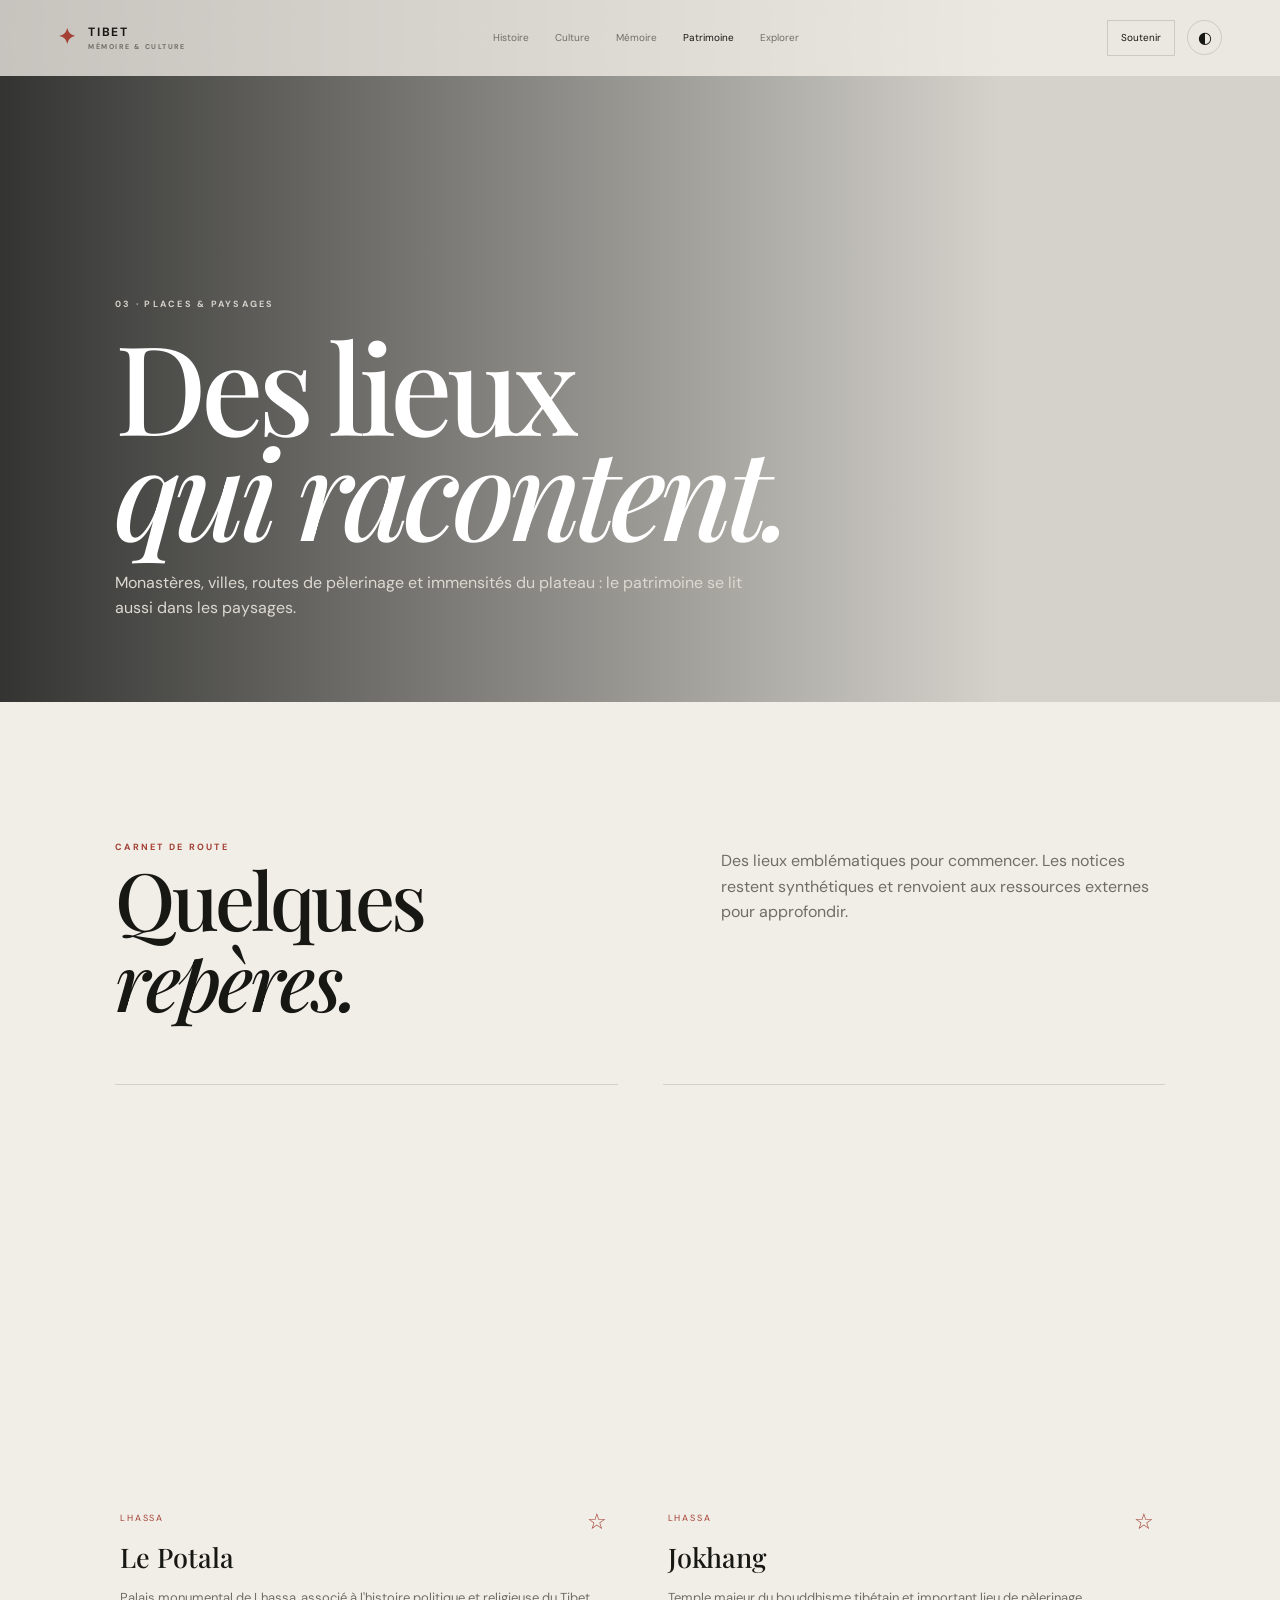
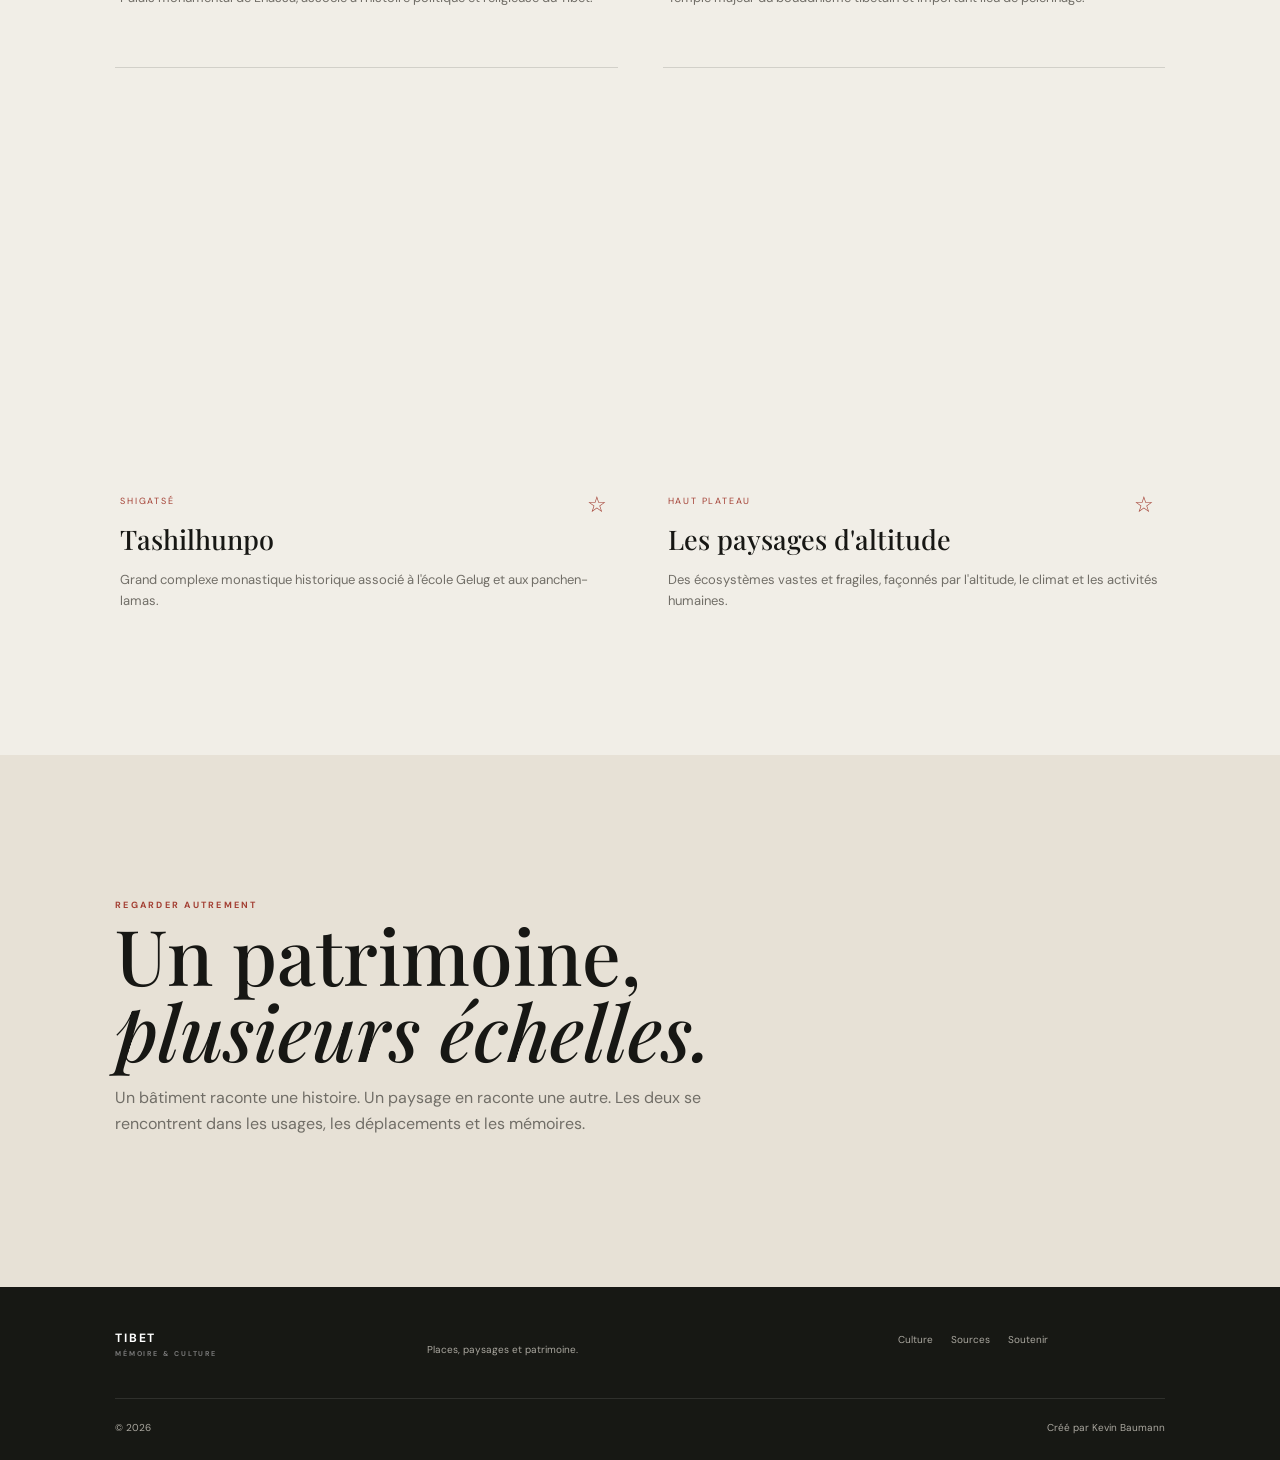
<file: patrimoine.html>
<!doctype html><html lang="fr"><head><meta charset="utf-8"><meta name="viewport" content="width=device-width,initial-scale=1"><link rel="icon" href="./favicon.png"><link rel="preconnect" href="https://fonts.googleapis.com"><link rel="preconnect" href="https://fonts.gstatic.com" crossorigin><link href="https://fonts.googleapis.com/css2?family=DM+Sans:wght@400;500;600;700&display=swap" rel="stylesheet"><link href="https://fonts.googleapis.com/css2?family=Playfair+Display:wght@500;600;700&display=swap" rel="stylesheet"><link rel="stylesheet" href="style.css"><title>Patrimoine — Tibet</title></head><body><div class="reading"></div><header class="site-header"><a class="logo" href="index.html"><span class="logo-mark">✦</span><span>TIBET<small>MÉMOIRE & CULTURE</small></span></a><nav class="desktop-nav"><a href="histoire.html">Histoire</a><a href="culture.html">Culture</a><a href="epreuves.html">Mémoire</a><a href="patrimoine.html" class="active">Patrimoine</a><a href="explorer.html">Explorer</a></nav><div class="header-actions"><a class="support-link" href="soutenir.html">Soutenir</a><button class="theme">◐</button><button class="menu">☰</button></div></header><div class="mobile-panel"><a href="histoire.html">Histoire</a><a href="culture.html">Culture</a><a href="epreuves.html">Mémoire</a><a href="patrimoine.html">Patrimoine</a><a href="explorer.html">Explorer</a><a href="sources.html">Sources</a><a href="soutenir.html">Soutenir</a></div><main><section class="page-hero heritage"><div><p class="kicker">03 · PLACES & PAYSAGES</p><h1>Des lieux<br><i>qui racontent.</i></h1><p>Monastères, villes, routes de pèlerinage et immensités du plateau : le patrimoine se lit aussi dans les paysages.</p></div></section><section class="section places"><div class="section-head"><div><span class="eyebrow">CARNET DE ROUTE</span><h2>Quelques<br><i>repères.</i></h2></div><p class="side-intro">Des lieux emblématiques pour commencer. Les notices restent synthétiques et renvoient aux ressources externes pour approfondir.</p></div><div class="place-grid"><article><div class="place-photo p1"></div><div class="place-copy"><span>LHASSA</span><h3>Le Potala</h3><p>Palais monumental de Lhassa, associé à l'histoire politique et religieuse du Tibet.</p><button class="favorite" data-fav="Le Potala">☆</button></div></article><article><div class="place-photo p2"></div><div class="place-copy"><span>LHASSA</span><h3>Jokhang</h3><p>Temple majeur du bouddhisme tibétain et important lieu de pèlerinage.</p><button class="favorite" data-fav="Le Jokhang">☆</button></div></article><article><div class="place-photo p3"></div><div class="place-copy"><span>SHIGATSÉ</span><h3>Tashilhunpo</h3><p>Grand complexe monastique historique associé à l'école Gelug et aux panchen-lamas.</p><button class="favorite" data-fav="Tashilhunpo">☆</button></div></article><article><div class="place-photo p4"></div><div class="place-copy"><span>HAUT PLATEAU</span><h3>Les paysages d'altitude</h3><p>Des écosystèmes vastes et fragiles, façonnés par l'altitude, le climat et les activités humaines.</p><button class="favorite" data-fav="Paysages du haut plateau">☆</button></div></article></div></section><section class="map-note"><div><span class="eyebrow">REGARDER AUTREMENT</span><h2>Un patrimoine,<br><i>plusieurs échelles.</i></h2><p>Un bâtiment raconte une histoire. Un paysage en raconte une autre. Les deux se rencontrent dans les usages, les déplacements et les mémoires.</p></div></section></main><footer class="footer compact"><div class="footer-main"><div class="footer-title">TIBET<br><small>MÉMOIRE & CULTURE</small></div><p>Places, paysages et patrimoine.</p><div class="footer-links"><a href="culture.html">Culture</a><a href="sources.html">Sources</a><a href="soutenir.html">Soutenir</a></div></div><div class="footer-bottom"><span>© 2026</span><span>Créé par Kevin Baumann</span></div></footer><script src="script.js"></script></body></html>
</file>
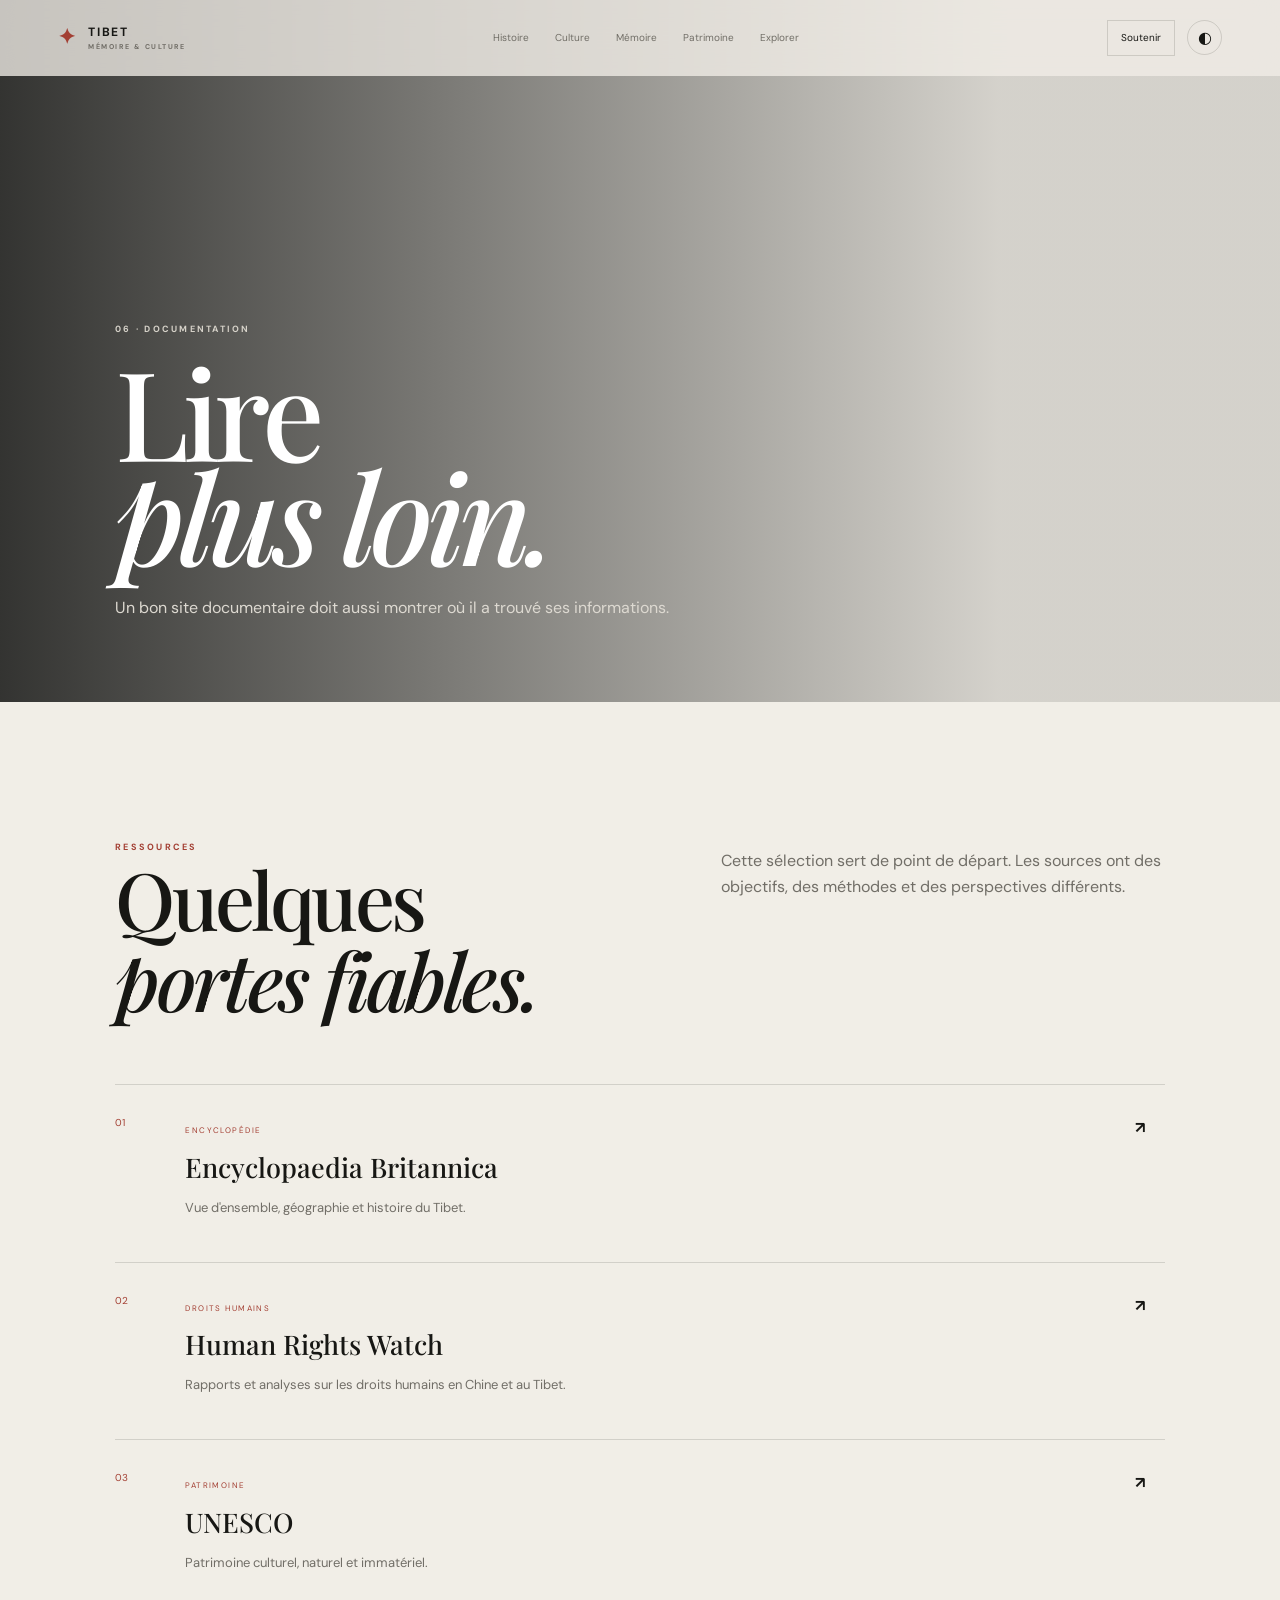
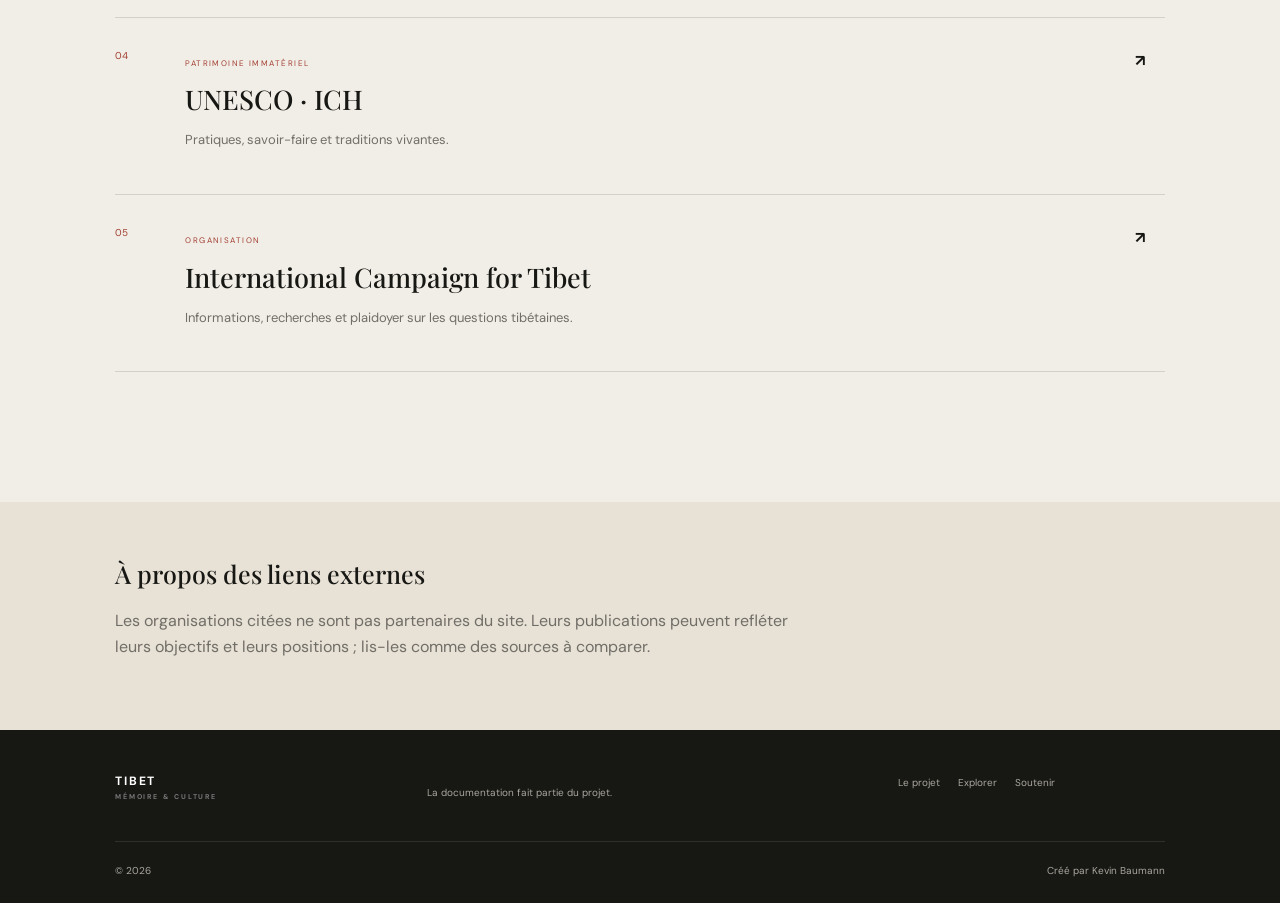
<file: sources.html>
<!doctype html><html lang="fr"><head><meta charset="utf-8"><meta name="viewport" content="width=device-width,initial-scale=1"><link rel="icon" href="./favicon.png"><link rel="preconnect" href="https://fonts.googleapis.com"><link rel="preconnect" href="https://fonts.gstatic.com" crossorigin><link href="https://fonts.googleapis.com/css2?family=DM+Sans:wght@400;500;600;700&family=Playfair+Display:wght@500;600;700&display=swap" rel="stylesheet"><link rel="stylesheet" href="style.css"><title>Sources — Tibet</title></head><body><div class="reading"></div><header class="site-header"><a class="logo" href="index.html"><span class="logo-mark">✦</span><span>TIBET<small>MÉMOIRE & CULTURE</small></span></a><nav class="desktop-nav"><a href="histoire.html">Histoire</a><a href="culture.html">Culture</a><a href="epreuves.html">Mémoire</a><a href="patrimoine.html">Patrimoine</a><a href="explorer.html">Explorer</a></nav><div class="header-actions"><a class="support-link" href="soutenir.html">Soutenir</a><button class="theme">◐</button><button class="menu">☰</button></div></header><div class="mobile-panel"><a href="histoire.html">Histoire</a><a href="culture.html">Culture</a><a href="epreuves.html">Mémoire</a><a href="patrimoine.html">Patrimoine</a><a href="explorer.html">Explorer</a><a href="sources.html">Sources</a><a href="soutenir.html">Soutenir</a></div><main><section class="page-hero sources-hero"><div><p class="kicker">06 · DOCUMENTATION</p><h1>Lire<br><i>plus loin.</i></h1><p>Un bon site documentaire doit aussi montrer où il a trouvé ses informations.</p></div></section><section class="section sources-page"><div class="section-head"><div><span class="eyebrow">RESSOURCES</span><h2>Quelques<br><i>portes fiables.</i></h2></div><p class="side-intro">Cette sélection sert de point de départ. Les sources ont des objectifs, des méthodes et des perspectives différents.</p></div><div class="source-list"><a href="https://www.britannica.com/place/Tibet" target="_blank" rel="noopener"><span>01</span><div><small>ENCYCLOPÉDIE</small><h3>Encyclopaedia Britannica</h3><p>Vue d'ensemble, géographie et histoire du Tibet.</p></div><b>↗</b></a><a href="https://www.hrw.org/asia/china-and-tibet" target="_blank" rel="noopener"><span>02</span><div><small>DROITS HUMAINS</small><h3>Human Rights Watch</h3><p>Rapports et analyses sur les droits humains en Chine et au Tibet.</p></div><b>↗</b></a><a href="https://www.unesco.org/en" target="_blank" rel="noopener"><span>03</span><div><small>PATRIMOINE</small><h3>UNESCO</h3><p>Patrimoine culturel, naturel et immatériel.</p></div><b>↗</b></a><a href="https://ich.unesco.org/" target="_blank" rel="noopener"><span>04</span><div><small>PATRIMOINE IMMATÉRIEL</small><h3>UNESCO · ICH</h3><p>Pratiques, savoir-faire et traditions vivantes.</p></div><b>↗</b></a><a href="https://savetibet.org/" target="_blank" rel="noopener"><span>05</span><div><small>ORGANISATION</small><h3>International Campaign for Tibet</h3><p>Informations, recherches et plaidoyer sur les questions tibétaines.</p></div><b>↗</b></a></div></section><section class="note-box"><strong>À propos des liens externes</strong><p>Les organisations citées ne sont pas partenaires du site. Leurs publications peuvent refléter leurs objectifs et leurs positions ; lis-les comme des sources à comparer.</p></section></main><footer class="footer compact"><div class="footer-main"><div class="footer-title">TIBET<br><small>MÉMOIRE & CULTURE</small></div><p>La documentation fait partie du projet.</p><div class="footer-links"><a href="a-propos.html">Le projet</a><a href="explorer.html">Explorer</a><a href="soutenir.html">Soutenir</a></div></div><div class="footer-bottom"><span>© 2026</span><span>Créé par Kevin Baumann</span></div></footer><script src="script.js"></script></body></html>
</file>
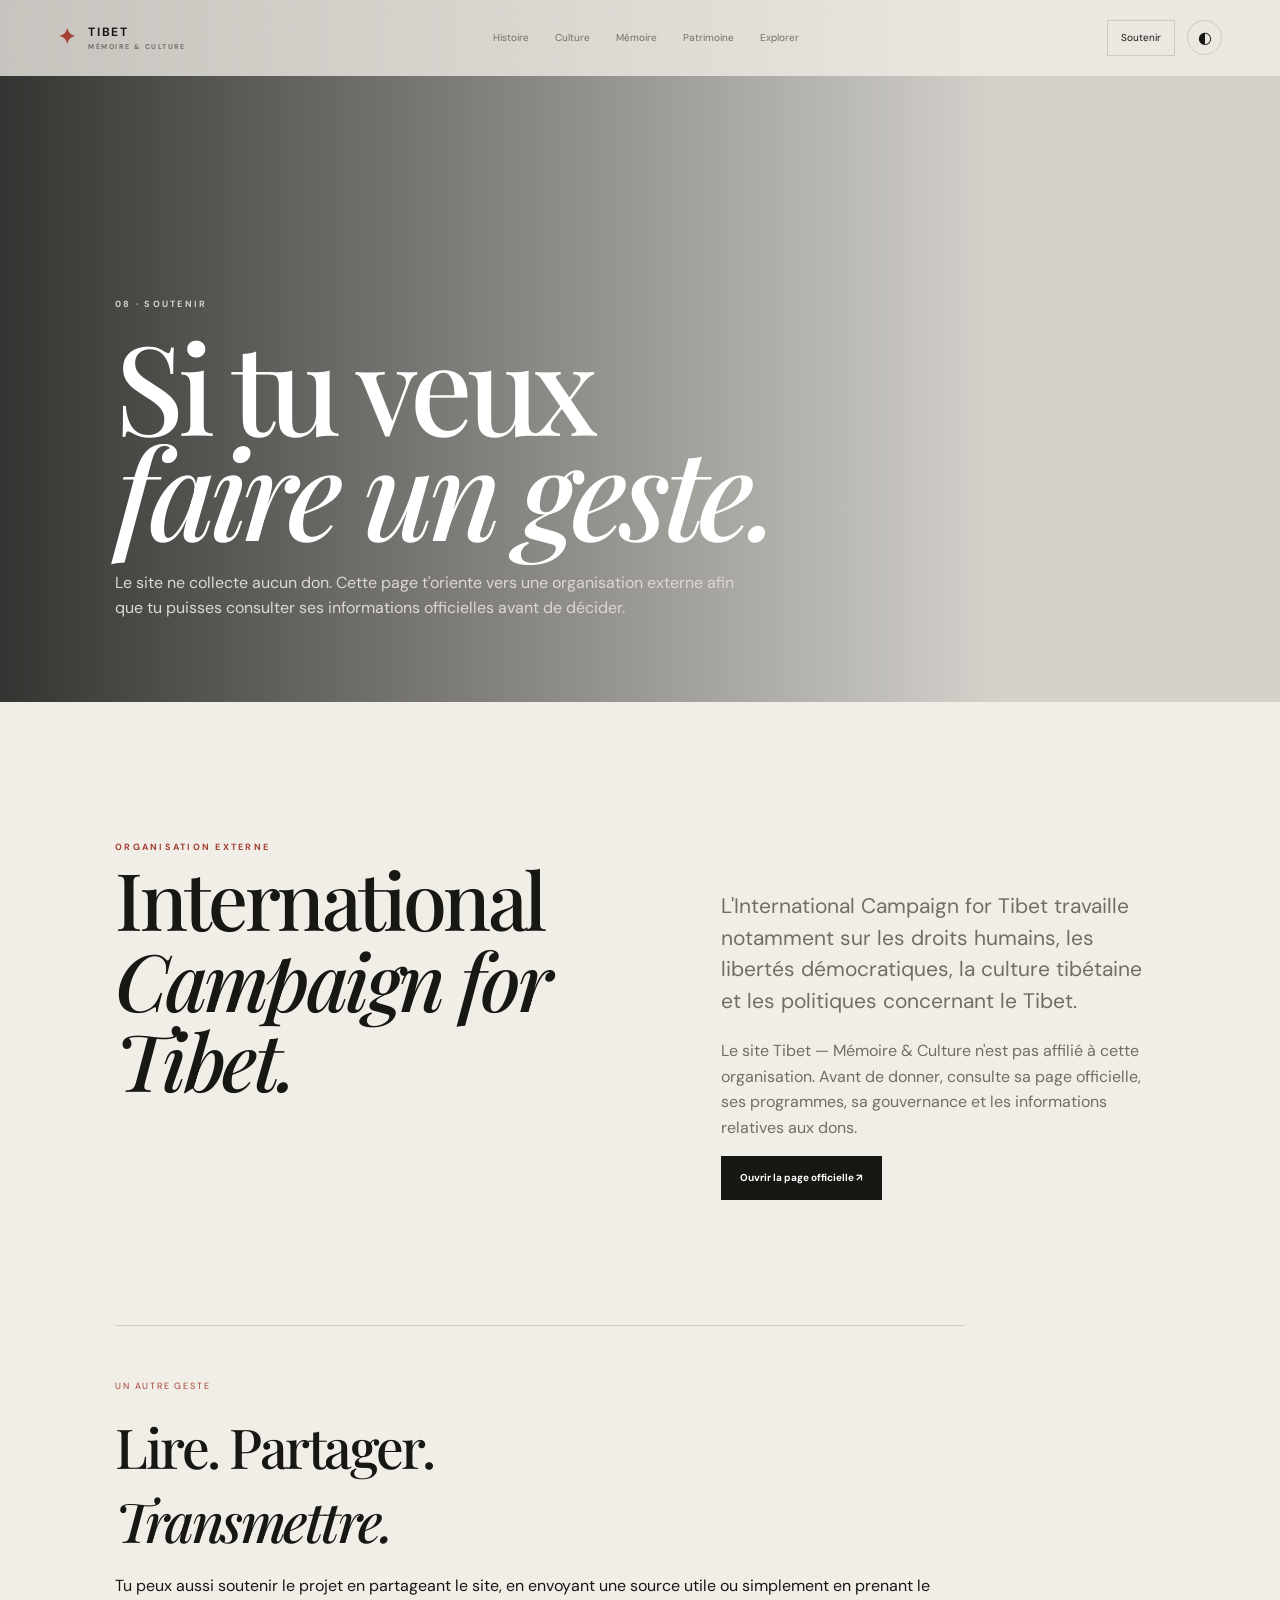
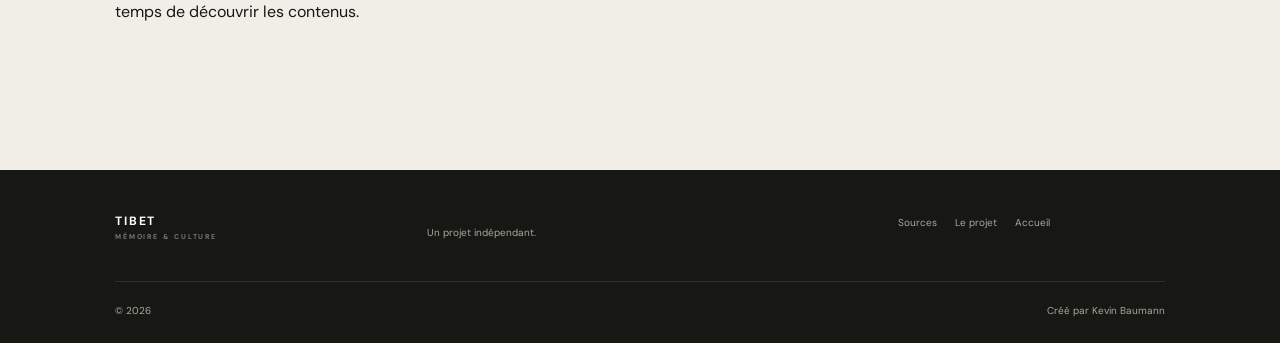
<file: soutenir.html>
<!doctype html><html lang="fr"><head><meta charset="utf-8"><meta name="viewport" content="width=device-width,initial-scale=1"><link rel="icon" href="./favicon.png"><link rel="preconnect" href="https://fonts.googleapis.com"><link rel="preconnect" href="https://fonts.gstatic.com" crossorigin><link href="https://fonts.googleapis.com/css2?family=DM+Sans:wght@400;500;600;700&display=swap" rel="stylesheet"><link href="https://fonts.googleapis.com/css2?family=Playfair+Display:wght@500;600;700&display=swap" rel="stylesheet"><link rel="stylesheet" href="style.css"><title>Soutenir — Tibet</title></head><body><div class="reading"></div><header class="site-header"><a class="logo" href="index.html"><span class="logo-mark">✦</span><span>TIBET<small>MÉMOIRE & CULTURE</small></span></a><nav class="desktop-nav"><a href="histoire.html">Histoire</a><a href="culture.html">Culture</a><a href="epreuves.html">Mémoire</a><a href="patrimoine.html">Patrimoine</a><a href="explorer.html">Explorer</a></nav><div class="header-actions"><a class="support-link active" href="soutenir.html">Soutenir</a><button class="theme">◐</button><button class="menu">☰</button></div></header><div class="mobile-panel"><a href="histoire.html">Histoire</a><a href="culture.html">Culture</a><a href="epreuves.html">Mémoire</a><a href="patrimoine.html">Patrimoine</a><a href="explorer.html">Explorer</a><a href="sources.html">Sources</a><a href="soutenir.html">Soutenir</a></div><main><section class="page-hero support-hero"><div><p class="kicker">08 · SOUTENIR</p><h1>Si tu veux<br><i>faire un geste.</i></h1><p>Le site ne collecte aucun don. Cette page t'oriente vers une organisation externe afin que tu puisses consulter ses informations officielles avant de décider.</p></div></section><section class="section support-page"><div class="support-feature"><div><span class="eyebrow">ORGANISATION EXTERNE</span><h2>International<br><i>Campaign for Tibet.</i></h2></div><div><p class="big">L'International Campaign for Tibet travaille notamment sur les droits humains, les libertés démocratiques, la culture tibétaine et les politiques concernant le Tibet.</p><p>Le site Tibet — Mémoire & Culture n'est pas affilié à cette organisation. Avant de donner, consulte sa page officielle, ses programmes, sa gouvernance et les informations relatives aux dons.</p><a class="button dark" href="https://savetibet.org/support-tibet/" target="_blank" rel="noopener noreferrer">Ouvrir la page officielle ↗</a></div></div><div class="support-note"><span>UN AUTRE GESTE</span><h2>Lire. Partager.<br><i>Transmettre.</i></h2><p>Tu peux aussi soutenir le projet en partageant le site, en envoyant une source utile ou simplement en prenant le temps de découvrir les contenus.</p></div></section></main><footer class="footer compact"><div class="footer-main"><div class="footer-title">TIBET<br><small>MÉMOIRE & CULTURE</small></div><p>Un projet indépendant.</p><div class="footer-links"><a href="sources.html">Sources</a><a href="a-propos.html">Le projet</a><a href="index.html">Accueil</a></div></div><div class="footer-bottom"><span>© 2026</span><span>Créé par Kevin Baumann</span></div></footer><script src="script.js"></script></body></html>
</file>
<file: style.css>
:root{--bg:#f1eee7;--paper:#e7e1d6;--ink:#171714;--muted:#716e67;--line:rgba(23,23,20,.14);--red:#a33f33;--night:#171814;--white:#f5f2ea}*{box-sizing:border-box}html{scroll-behavior:smooth}body{margin:0;background:var(--bg);color:var(--ink);font-family:"DM Sans",Arial,sans-serif;line-height:1.6}body.dark{--bg:#10110f;--paper:#1a1b17;--ink:#eeeae1;--muted:#aaa79e;--line:rgba(238,234,225,.15);--night:#090a08}a{color:inherit;text-decoration:none}button,input{font:inherit}.reading{position:fixed;z-index:100;left:0;top:0;height:3px;width:0;background:var(--red)}.site-header{height:76px;position:fixed;z-index:80;inset:0 0 auto;display:flex;align-items:center;justify-content:space-between;padding:0 4.5vw;background:color-mix(in srgb,var(--bg) 78%,transparent);backdrop-filter:blur(18px);border-bottom:1px solid transparent;transition:.3s}.site-header.scrolled{border-color:var(--line)}.logo{display:flex;align-items:center;gap:11px;font-weight:700;font-size:12px;letter-spacing:.14em;line-height:1}.logo-mark{color:var(--red);font-size:21px}.logo small{display:block;color:var(--muted);font-size:7px;letter-spacing:.22em;margin-top:5px}.desktop-nav{display:flex;gap:26px;color:var(--muted);font-size:10px}.desktop-nav a:hover,.desktop-nav a.active{color:var(--ink)}.header-actions{display:flex;align-items:center;gap:12px}.support-link{font-size:10px;border:1px solid var(--line);padding:9px 13px}.theme,.menu{border:1px solid var(--line);background:transparent;color:var(--ink);width:35px;height:35px;border-radius:50%;cursor:pointer}.menu{display:none;border-radius:8px}.mobile-panel{display:none}.hero{min-height:100vh;position:relative;overflow:hidden}.hero-home{background:#111;color:#fff}.hero-image{position:absolute;inset:0;background:url("https://images.unsplash.com/photo-1544735716-392fe2489ffa?auto=format&fit=crop&w=2400&q=92") center/cover;transform:scale(1.03)}.hero-shade{position:absolute;inset:0;background:linear-gradient(90deg,rgba(4,5,4,.86),rgba(4,5,4,.12) 80%),linear-gradient(0deg,rgba(4,5,4,.5),transparent 45%)}.hero-copy{position:absolute;z-index:2;left:9vw;top:50%;transform:translateY(-39%);max-width:760px}.kicker,.eyebrow{font-size:9px;letter-spacing:.25em;text-transform:uppercase;font-weight:700}.kicker{color:#d6d2c9;margin:0 0 22px}.hero h1,.page-hero h1{font:500 clamp(70px,9.7vw,145px)/.84 "Playfair Display",serif;letter-spacing:-.05em;margin:0}.hero h1 i,.page-hero h1 i,h2 i{font-style:italic;font-weight:500}.hero-intro{max-width:590px;color:#dedad2;font-size:16px;margin:30px 0 35px}.hero-buttons{display:flex;align-items:center;gap:17px}.button{display:inline-flex;align-items:center;justify-content:space-between;gap:35px;padding:14px 19px;font-size:10px;font-weight:700;transition:.25s}.button:hover{transform:translateY(-3px)}.button.light{background:#f8f5ed;color:#171714}.button.dark{background:var(--night);color:#fff}.circle-link{width:48px;height:48px;border:1px solid rgba(255,255,255,.4);border-radius:50%;display:grid;place-items:center}.hero-caption{position:absolute;z-index:3;left:9vw;right:9vw;bottom:27px;display:flex;justify-content:space-between;color:#d5d1c8;font-size:8px;letter-spacing:.2em}.hero-scroll{position:absolute;z-index:3;right:4.5vw;bottom:27px;color:#d5d1c8;font-size:8px;letter-spacing:.18em}.hero-scroll span{margin-left:9px}.section{width:min(1180px,82vw);margin:auto;padding:130px 0}.eyebrow{color:var(--red);margin-bottom:22px}.manifesto-grid,.section-head,.support-feature{display:grid;grid-template-columns:1.05fr .95fr;gap:9vw}.manifesto h2,.section h2,.support-feature h2,.closing h2{font:500 clamp(48px,6.2vw,86px)/1.02 "Playfair Display",serif;letter-spacing:-.045em;margin:0}.big{font-size:21px;line-height:1.5}.manifesto-grid p:not(.big),.side-intro,.support-feature p{color:var(--muted)}.arrow-link{display:inline-block;margin-top:18px;border-bottom:1px solid var(--ink);padding-bottom:6px;font-size:10px}.arrow-link b{margin-left:25px}.chapter-grid{display:grid;grid-template-columns:repeat(2,1fr)}.chapter{height:68vh;min-height:550px;position:relative;color:#fff;background-size:cover;background-position:center;overflow:hidden}.chapter:after{content:"";position:absolute;inset:0;background:linear-gradient(0deg,rgba(4,5,4,.87),rgba(4,5,4,.06) 72%);transition:.5s}.chapter:hover:after{background:linear-gradient(0deg,rgba(4,5,4,.92),rgba(4,5,4,.25))}.chapter-a{background-image:url("https://images.unsplash.com/photo-1570366583862-f91883984fde?auto=format&fit=crop&w=1800&q=90")}.chapter-b{background-image:url("https://images.unsplash.com/photo-1528360983277-13d401cdc186?auto=format&fit=crop&w=1800&q=90")}.chapter-c{background-image:url("https://images.unsplash.com/photo-1506905925346-21bda4d32df4?auto=format&fit=crop&w=1800&q=90")}.chapter-d{background-image:url("https://images.unsplash.com/photo-1533130061792-64b345e4a833?auto=format&fit=crop&w=1800&q=90")}.chapter>span{position:absolute;z-index:2;top:30px;left:35px;font-size:10px;color:#d48d7e}.chapter>div{position:absolute;z-index:2;left:35px;right:35px;bottom:40px}.chapter small{font-size:8px;letter-spacing:.22em}.chapter h2{font:500 clamp(40px,4.5vw,66px)/.94 "Playfair Display",serif;margin:10px 0 25px}.chapter b{font-size:10px}.quote-band{background:var(--night);color:var(--white);padding:135px 9vw;position:relative}.quote-number{color:#9d988d;font-size:10px;letter-spacing:.2em}.quote-band blockquote{max-width:1050px;font:500 clamp(42px,6vw,82px)/1.03 "Playfair Display",serif;letter-spacing:-.04em;margin:25px 0}.quote-band p{max-width:500px;color:#aaa79f}.latest .section-head{align-items:end}.story-list{border-top:1px solid var(--line);margin-top:65px}.story-list a{display:grid;grid-template-columns:60px 1fr 40px;gap:20px;padding:28px 0;border-bottom:1px solid var(--line);align-items:start;transition:.25s}.story-list a:hover{padding-left:10px}.story-list> a>span{color:var(--red);font-size:10px}.story-list small{font-size:8px;letter-spacing:.18em;color:var(--red)}.story-list h3{font:500 26px "Playfair Display",serif;margin:7px 0}.story-list p{color:var(--muted);font-size:12px;margin:0}.closing{background:var(--paper);padding:145px 9vw}.closing h2{margin-bottom:38px}.page-hero{height:78vh;min-height:620px;display:flex;align-items:flex-end;padding:0 9vw 9vh;color:#fff;background-size:cover;background-position:center;position:relative}.page-hero:after{content:"";position:absolute;inset:0;background:linear-gradient(90deg,rgba(4,5,4,.8),rgba(4,5,4,.12) 78%)}.page-hero>div{position:relative;z-index:2;max-width:850px}.page-hero>div>p:last-child{max-width:650px;color:#ddd9d1;margin:28px 0 0}.history{background-image:url("https://images.unsplash.com/photo-1518005020951-eccb494ad742?auto=format&fit=crop&w=2400&q=90")}.memory{background-image:url("https://images.unsplash.com/photo-1528164344705-47542687000d?auto=format&fit=crop&w=2400&q=90")}.culture{background-image:url("https://images.unsplash.com/photo-1548013146-72479768bada?auto=format&fit=crop&w=2400&q=90")}.heritage{background-image:url("https://images.unsplash.com/photo-1500534623283-312aade485b7?auto=format&fit=crop&w=2400&q=90")}.explorer-hero{background-image:url("https://images.unsplash.com/photo-1470071459604-3b5ec3a7fe05?auto=format&fit=crop&w=2400&q=90")}.sources-hero{background-image:url("https://images.unsplash.com/photo-1495446815901-a7297e633e8d?auto=format&fit=crop&w=2400&q=90")}.about-hero{background-image:url("https://images.unsplash.com/photo-1482192505345-5655af888cc4?auto=format&fit=crop&w=2400&q=90")}.support-hero{background-image:url("https://images.unsplash.com/photo-1464822759023-fed622ff2c3b?auto=format&fit=crop&w=2400&q=90")}.timeline-filters{display:flex;flex-wrap:wrap;gap:8px;margin:55px 0 25px}.timeline-filters button{border:1px solid var(--line);background:transparent;color:var(--muted);border-radius:99px;padding:9px 14px;font-size:10px;cursor:pointer}.timeline-filters button.active,.timeline-filters button:hover{background:var(--night);color:#fff}.timeline-list{border-top:1px solid var(--line)}.timeline-list article{display:grid;grid-template-columns:210px 1fr;gap:35px;padding:42px 0;border-bottom:1px solid var(--line);position:relative}.timeline-list time{color:var(--red);font-size:10px;letter-spacing:.14em}.timeline-list h3{font:500 30px "Playfair Display",serif;margin:8px 45px 8px 0}.timeline-list p{color:var(--muted);max-width:720px;font-size:13px}.mini{font-size:8px;letter-spacing:.18em;color:var(--red)}.favorite{position:absolute;right:5px;top:35px;border:0;background:transparent;color:var(--red);font-size:22px;cursor:pointer}.dark-panel{background:var(--night);color:#f5f2ea;padding:135px 9vw}.dark-panel>div{max-width:1000px}.dark-panel h2{font:500 clamp(50px,6vw,90px)/1 "Playfair Display",serif;letter-spacing:-.045em;margin:0}.dark-panel p{color:#aaa79f;max-width:650px;margin:30px 0 35px}.memory-grid{display:grid;grid-template-columns:repeat(3,1fr);gap:1px;background:var(--line);border:1px solid var(--line);margin-top:65px}.memory-grid article{background:var(--bg);padding:34px;min-height:320px;position:relative}.memory-grid time{display:block;color:var(--red);font-size:10px;margin-bottom:22px}.memory-grid h3,.culture-cards h3,.place-copy h3,.source-list h3,.principles h3{font:500 27px "Playfair Display",serif;margin:10px 0}.memory-grid p,.culture-cards p,.place-copy p,.source-list p,.principles p{color:var(--muted);font-size:13px}.culture-cards{display:grid;grid-template-columns:1fr 1fr;margin-top:65px;border-top:1px solid var(--line)}.culture-cards article{padding:34px 40px 38px 0;border-bottom:1px solid var(--line)}.culture-cards article:nth-child(even){padding-left:40px;border-left:1px solid var(--line)}.culture-cards article>span,.place-copy>span,.support-note>span{font-size:9px;letter-spacing:.2em;color:var(--red)}.open-card{border:0;background:transparent;color:var(--red);padding:0;font-size:10px;cursor:pointer}.full-image{height:68vh;min-height:520px;background-size:cover;background-position:center;position:relative;color:#fff}.culture-image{background-image:url("https://images.unsplash.com/photo-1528164344705-47542687000d?auto=format&fit=crop&w=2400&q=90")}.full-image:after{content:"";position:absolute;inset:0;background:linear-gradient(0deg,rgba(4,5,4,.72),transparent 70%)}.full-image>div{position:absolute;z-index:2;left:9vw;bottom:10vh}.full-image h2{font:500 clamp(48px,6vw,82px)/.95 "Playfair Display",serif;margin:15px 0}.places .section-head{margin-bottom:65px}.place-grid{display:grid;grid-template-columns:1fr 1fr;gap:45px}.place-grid article{border-top:1px solid var(--line);padding-top:18px}.place-photo{height:380px;background-size:cover;background-position:center}.p1{background-image:url("https://images.unsplash.com/photo-1562602833-0f4ab2fc46e3?auto=format&fit=crop&w=1400&q=85")}.p2{background-image:url("https://images.unsplash.com/photo-1548013146-72479768bada?auto=format&fit=crop&w=1400&q=85")}.p3{background-image:url("https://images.unsplash.com/photo-1518005020951-eccb494ad742?auto=format&fit=crop&w=1400&q=85")}.p4{background-image:url("https://images.unsplash.com/photo-1500534623283-312aade485b7?auto=format&fit=crop&w=1400&q=85")}.place-copy{padding:20px 5px 0;position:relative}.place-copy .favorite{top:20px}.map-note{background:var(--paper);padding:135px 9vw}.map-note>div{max-width:760px}.map-note h2{font:500 clamp(50px,6vw,84px)/1 "Playfair Display",serif;margin:0}.map-note p{color:var(--muted);max-width:620px}.search-hero{border-bottom:2px solid var(--ink);display:flex;align-items:center;gap:16px;padding:18px 0}.search-hero span{font-size:27px}.search-hero input{border:0;outline:0;background:transparent;color:var(--ink);width:100%;font-size:21px}.results{margin:22px 0 80px;display:grid;gap:7px}.result{border:1px solid var(--line);padding:16px 18px;display:flex;justify-content:space-between}.result small{font-size:8px;letter-spacing:.15em;color:var(--red)}.explore-columns{display:grid;grid-template-columns:1.1fr .9fr;gap:9vw}.glossary{display:grid;grid-template-columns:1fr 1fr;gap:12px;margin-top:40px}.glossary-card{border:1px solid var(--line);padding:23px;min-height:140px}.glossary-card strong{font:500 24px "Playfair Display",serif}.glossary-card p{color:var(--muted);font-size:12px}.favorites{margin-top:40px}.favorite-item{display:flex;justify-content:space-between;border-bottom:1px solid var(--line);padding:15px 0;font-size:12px}.remove{border:0;background:none;color:var(--red);cursor:pointer;font-size:10px}.quiz-section{background:var(--night);color:#f5f2ea}.quiz-inner{padding-bottom:145px}.quiz-card{max-width:850px;border:1px solid rgba(255,255,255,.15);padding:34px;margin-top:45px}.quiz-q{font:500 27px "Playfair Display",serif;margin-bottom:25px}.quiz-options{display:grid;gap:9px}.quiz-option{border:1px solid rgba(255,255,255,.18);background:transparent;color:#f5f2ea;text-align:left;padding:13px 15px;cursor:pointer}.quiz-option.correct{background:#29402e}.quiz-option.wrong{background:#4a2926}.quiz-score{font-size:11px;color:#aaa79f;margin-top:18px}.source-list{margin-top:65px;border-top:1px solid var(--line)}.source-list a{display:grid;grid-template-columns:50px 1fr 30px;gap:20px;padding:30px 0;border-bottom:1px solid var(--line);align-items:start}.source-list a>span{color:var(--red);font-size:10px}.source-list small{font-size:8px;letter-spacing:.18em;color:var(--red)}.source-list h3{margin:8px 0}.note-box{background:var(--paper);padding:55px 9vw}.note-box strong{font:500 25px "Playfair Display",serif}.note-box p{color:var(--muted);max-width:700px}.principles{display:grid;grid-template-columns:repeat(3,1fr);gap:25px;margin-top:110px}.principles article{border-top:1px solid var(--line);padding-top:22px}.principles span{color:var(--red);font-size:10px}.support-feature{padding-bottom:125px}.support-feature>div:last-child{padding-top:38px}.support-note{border-top:1px solid var(--line);padding-top:45px;max-width:850px}.support-note h2{font:500 55px "Playfair Display",serif;margin:12px 0}.modal{position:fixed;inset:0;z-index:120;background:rgba(0,0,0,.72);display:none;align-items:center;justify-content:center;padding:25px}.modal.open{display:flex}.modal-inner{background:var(--bg);color:var(--ink);width:min(680px,100%);padding:55px;position:relative}.modal-inner h2{font:500 45px "Playfair Display",serif;margin:0 0 15px}.modal-inner p{color:var(--muted)}.modal-close{position:absolute;right:18px;top:12px;border:0;background:none;color:var(--ink);font-size:28px;cursor:pointer}.footer{background:var(--night);color:#aaa79f;padding:58px 9vw 24px;font-size:10px}.footer-main{display:grid;grid-template-columns:1fr 1.6fr 1fr;gap:45px;padding-bottom:48px}.footer-title{color:#fff;font-weight:700;letter-spacing:.15em;font-size:12px;line-height:1}.footer-title small{color:#777;font-size:7px;display:block;margin-top:6px}.footer-links{display:flex;gap:18px;flex-wrap:wrap}.footer-links a:hover{color:#fff}.footer-bottom{border-top:1px solid rgba(255,255,255,.1);padding-top:21px;display:flex;justify-content:space-between}.footer.compact{padding-top:45px}.footer.compact .footer-main{padding-bottom:30px}@media(max-width:950px){.desktop-nav{display:none}.menu{display:block}.mobile-panel{position:fixed;z-index:70;top:76px;left:0;right:0;background:var(--bg);border-bottom:1px solid var(--line);padding:22px 7vw;display:none;flex-direction:column;gap:16px;font:500 15px "Playfair Display",serif}.mobile-panel.open{display:flex}.section{width:86vw}.chapter-grid{grid-template-columns:1fr}.chapter{min-height:540px}.manifesto-grid,.section-head,.support-feature,.explore-columns{grid-template-columns:1fr;gap:40px}.memory-grid{grid-template-columns:1fr 1fr}.place-grid{gap:25px}.footer-main{grid-template-columns:1fr}.footer-bottom{flex-direction:column;gap:9px}.principles{grid-template-columns:1fr 1fr}.timeline-list article{grid-template-columns:140px 1fr}}@media(max-width:600px){.site-header{padding:0 6vw}.support-link{display:none}.hero-copy{left:7vw;right:7vw}.hero h1,.page-hero h1{font-size:57px}.hero-intro{font-size:14px}.hero-caption{left:7vw;right:7vw}.hero-scroll{display:none}.section{padding:92px 0}.manifesto h2,.section h2{font-size:48px}.chapter{height:64vh;min-height:470px}.chapter>div{left:25px;right:25px}.quote-band,.dark-panel,.map-note,.closing{padding:95px 7vw}.quote-band blockquote{font-size:42px}.timeline-list article{grid-template-columns:1fr;gap:9px}.memory-grid,.culture-cards,.glossary,.place-grid,.principles{grid-template-columns:1fr}.culture-cards article:nth-child(even){padding-left:0;border-left:0}.place-photo{height:300px}.full-image{min-height:430px}.source-list a{grid-template-columns:35px 1fr 20px}.quiz-inner{padding-bottom:95px}.modal-inner{padding:40px 25px}.footer{padding-left:7vw;padding-right:7vw}}
</file>
